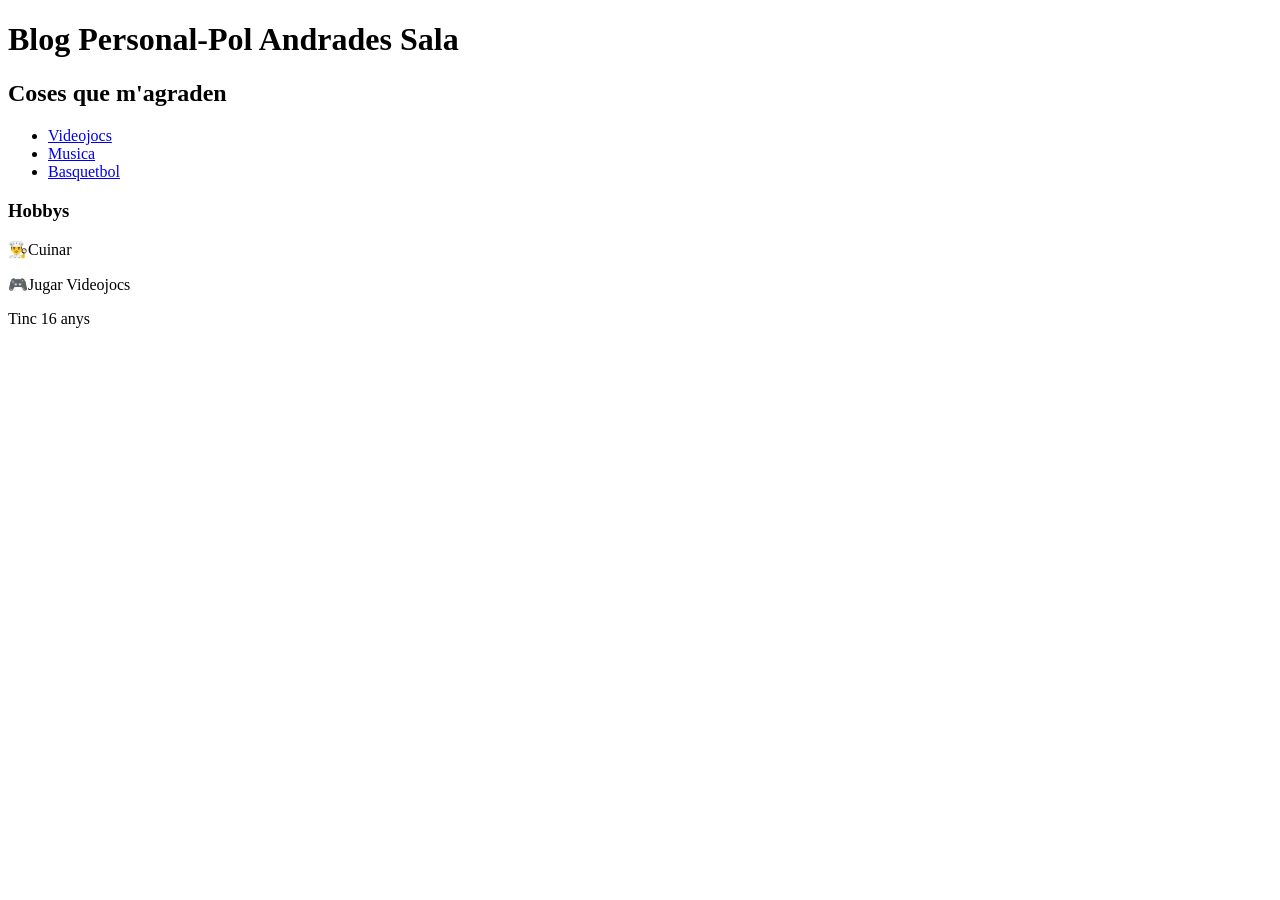
<file: 01-blog-personal/index.html>
<!DOCTYPE html>
<html lang="ca">
<head>
    <meta charset="UTF-8">
    <meta name="viewport" content="width=device-width, initial-scale=1.0">
    <title>la meva web</title>
    <meta name="description" content="aaaaaaaaaaaaa">
<link rel="shortcut icon" href="favicon.png" type="image/x-icon">
</head>
<body>
    <header>
        <h1>Blog Personal-Pol Andrades Sala</h1>
    </header>
    <main>
<h2>Coses que m'agraden</h2>
        <nav>
            <ul>
                <li><a href="https://ca.wikipedia.org/wiki/Videojoc" target="_blank" rel="noopener noreferrer">Videojocs</a></li>
                <li><a href="https://open.spotify.com/artist/3GMBcFbI21Tbi1POVBmCwb" target="_blank" rel="noopener noreferrer">Musica</a></li>
                <li><a href="https://ca.wikipedia.org/wiki/Basquetbol" target="_blank" rel="noopener noreferrer">Basquetbol</a></li>
            </ul>
        </nav>
    </main>
    <article><h3>Hobbys</h3>
    <p><span>👨‍🍳</span>Cuinar</p>
    <p><span>🎮</span>Jugar Videojocs</p>
    </article>
    <footer>
<aside><p>Tinc 16 anys</p></aside>
    </footer>
</body>
</html>
</file>
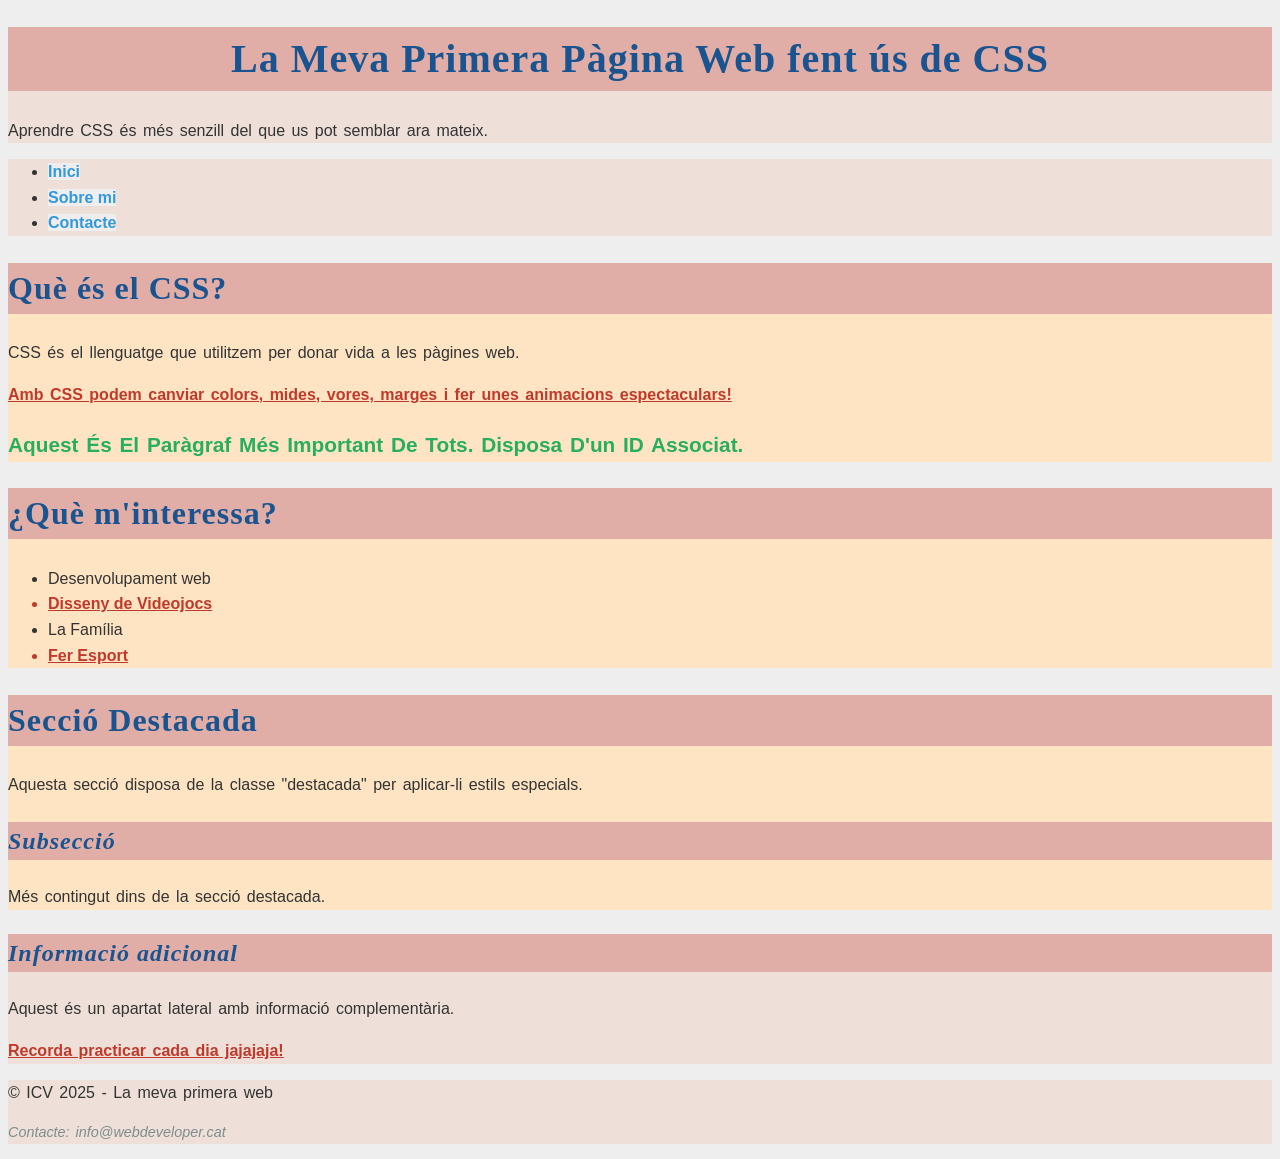
<file: 01_Basics_css/index.html>
<!DOCTYPE html>
<html lang="ca">
  <head>
    <meta charset="UTF-8">
    <meta name="viewport" content="width=device-width, initial-scale=1.0">
    <title>1 - Selectors - Bloc Exercicis CSS</title>
    <meta name="description" content="Exercicis per treballar els Selectors Bàsics de CSS">
    <meta name="author" content="Xavi Garcia">
    <link rel="stylesheet" href="./main.css">
  </head>
  <body>
    <header>
      <h1>La Meva Primera Pàgina Web fent ús de CSS</h1>
      <p>Aprendre CSS és més senzill del que us pot semblar ara mateix.</p>
    </header>
    <nav>
      <ul>
        <li><a href="#inici">Inici</a></li>
        <li><a href="#jo-mateix">Sobre mi</a></li>
        <li><a href="#contacte">Contacte</a></li>
      </ul>
    </nav>
    <main>
      <section>
        <h2>Què és el CSS?</h2>
        <p>CSS és el llenguatge que utilitzem per donar vida a les pàgines web.</p>
        <p class="important">Amb CSS podem canviar colors, mides, vores, marges i fer unes
          animacions espectaculars!</p>
        <p id="principal">Aquest és el paràgraf més important de tots. Disposa d'un ID associat.</p>
      </section>
      <section>
        <h2>¿Què m'interessa?</h2>
        <ul>
          <li>Desenvolupament web</li>
          <li class="important">Disseny de Videojocs</li>
          <li>La Família</li>
          <li class="important">Fer Esport</li>
        </ul>
      </section>
      <section class="destacada">
        <h2>Secció Destacada</h2>
        <p>Aquesta secció disposa de la classe "destacada" per aplicar-li estils especials.</p>
        <h3>Subsecció</h3>
        <p>Més contingut dins de la secció destacada.</p>
      </section>
      <aside>
        <h3>Informació adicional</h3>
        <p>Aquest és un apartat lateral amb informació complementària.</p>
        <p class="important">Recorda practicar cada dia jajajaja!</p>
      </aside>
    </main>

    <footer>
      <p>&copy; ICV 2025 - La meva primera web</p>
      <p id="contacte">Contacte: info@webdeveloper.cat</p>
    </footer>
  </body>
</html>
</file>
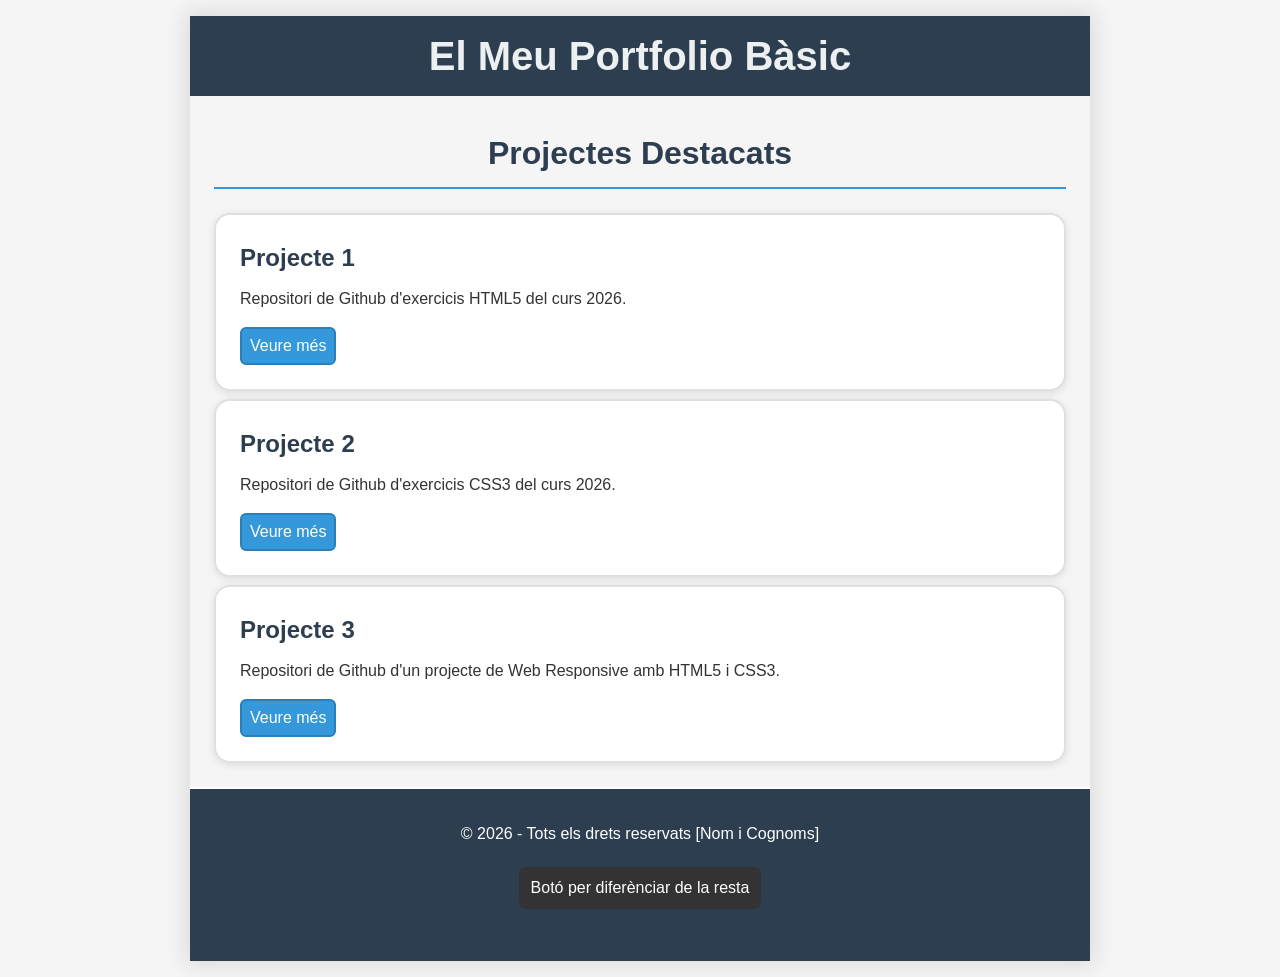
<file: 02_modelcaixa_css/index.html>
<!DOCTYPE html>
<html lang="ca">
  <head>
    <meta charset="UTF-8">
    <meta name="viewport" content="width=device-width, initial-scale=1.0">
    <title>El Meu Portfolio Bàsic</title>
    <link rel="stylesheet" href="./main.css">
  </head>
  <body>
    <div id="pagina">
      <header>
        <h1>El Meu Portfolio Bàsic</h1>
      </header>
      <main>
        <section>
          <h2>Projectes Destacats</h2>
          <div class="projecte">
            <h3>Projecte 1</h3>
            <p>Repositori de Github d'exercicis HTML5 del curs 2026.</p>
            <button class="boto-veure">Veure més</button>
          </div>
          <div class="projecte">
            <h3>Projecte 2</h3>
            <p>Repositori de Github d'exercicis CSS3 del curs 2026.</p>
            <button class="boto-veure">Veure més</button>
          </div>
          <div class="projecte">
            <h3>Projecte 3</h3>
            <p>Repositori de Github d'un projecte de Web Responsive amb HTML5 i CSS3.</p>
            <button class="boto-veure">Veure més</button>
          </div>
        </section>
      </main>
      <footer>
        <p>&copy; 2026 - Tots els drets reservats [Nom i Cognoms]</p>
        <button id="boto-unic">Botó per diferènciar de la resta</button>
      </footer>
    </div>
  </body>
</html>
</file>
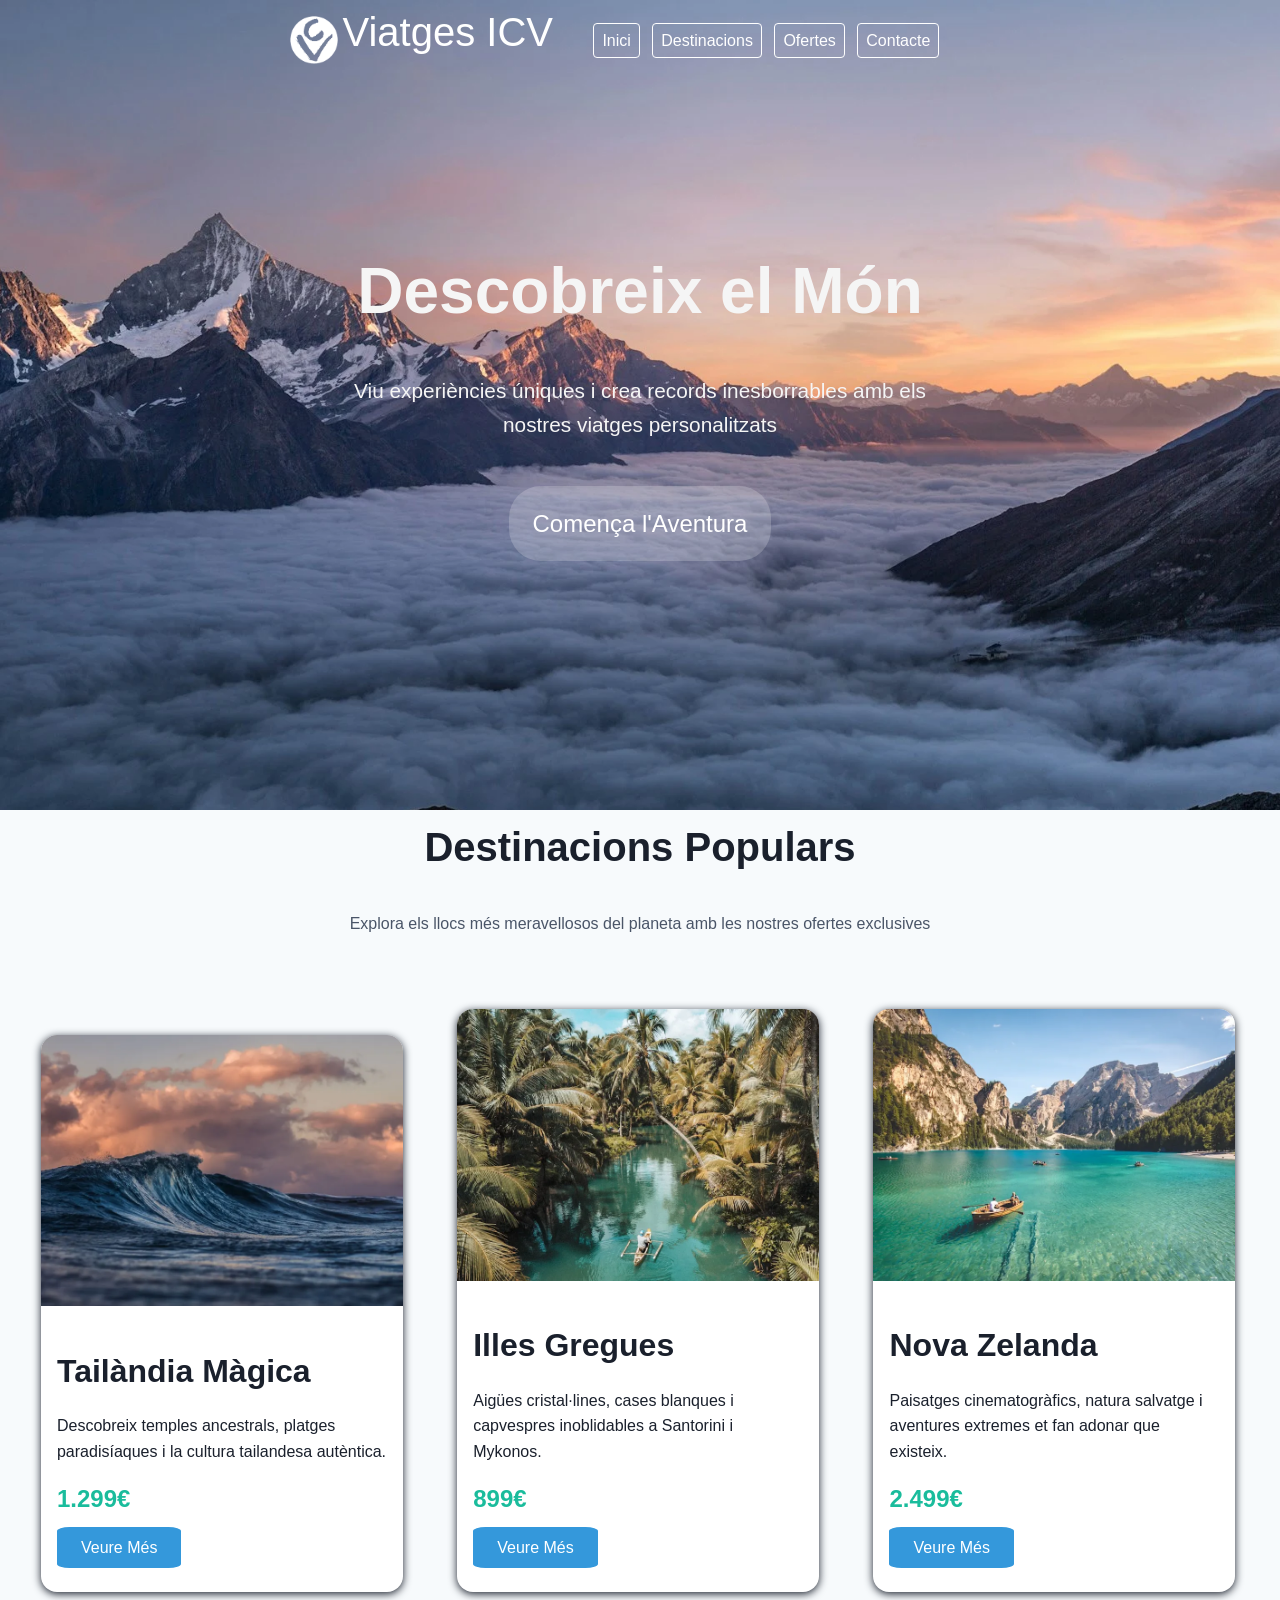
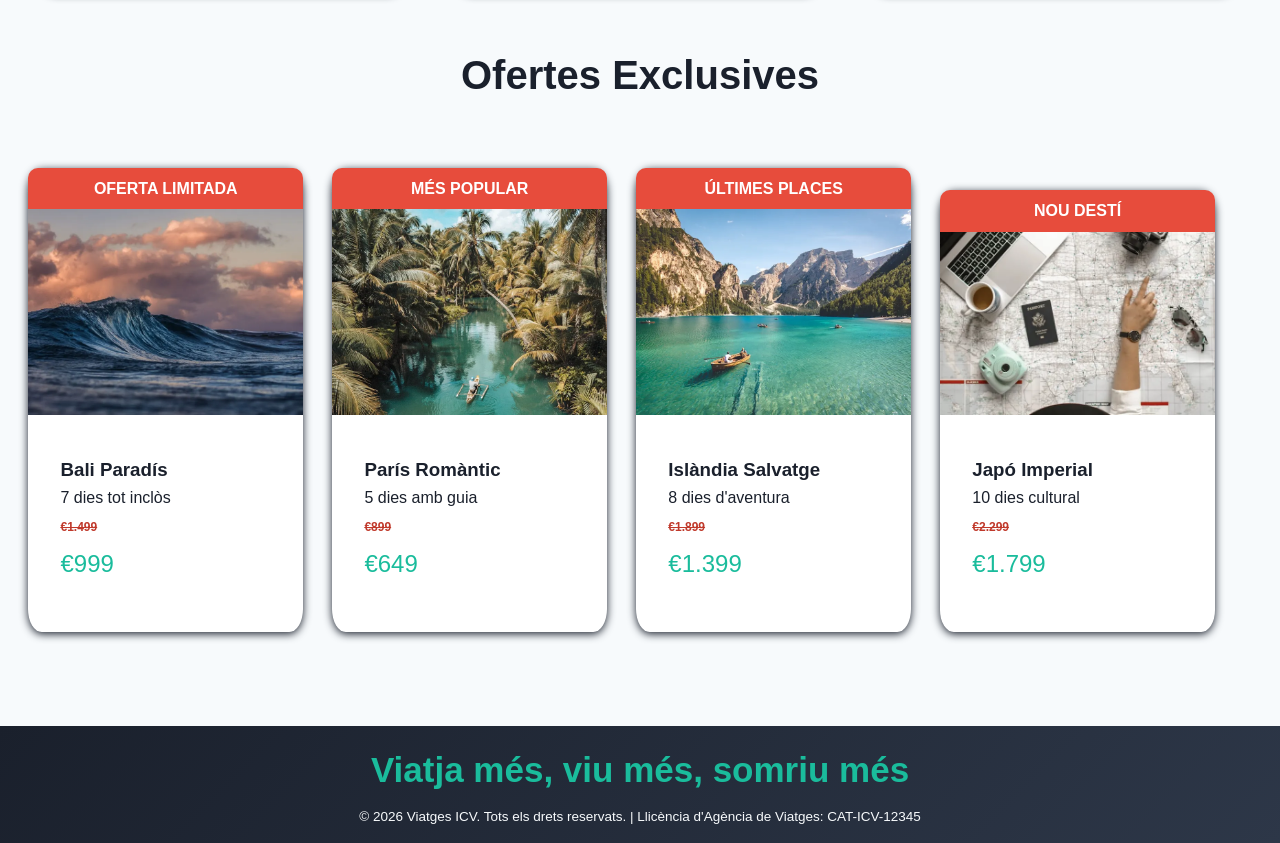
<file: 04_heroweb_css/index.html>
<!DOCTYPE html>
<html lang="ca">
  <head>
    <meta charset="UTF-8">
    <meta name="viewport" content="width=device-width, initial-scale=1.0">
    <title>Viatja Més - Descobreix el Món</title>
    <link rel="stylesheet" href="main.css">
  </head>
  <body>
    <!-- HEADER -->
    <header>
      <nav id="navegacio">
        <a href="#" class="logo">
          <img src="logo.png" alt="logo icv">
          <span>Viatges ICV</span>
        </a>
        <ul class="nav-menu">
          <li><a href="#inici">Inici</a></li>
          <li><a href="#destinacions">Destinacions</a></li>
          <li><a href="#ofertes">Ofertes</a></li>
          <li><a href="#contacte">Contacte</a></li>
        </ul>
      </nav>
    </header>

    <!-- MAIN -->
    <main>
      <!-- HERO SECTION -->
      <section class="hero" id="inici">
        <div class="hero-content">
          <h1>Descobreix el Món</h1>
          <p>Viu experiències úniques i crea records inesborrables amb els nostres viatges
            personalitzats</p>
          <a href="#destinacions" class="btn-glass">Comença l'Aventura</a>
        </div>
      </section>

      <!-- DESTINACIONS POPULARS -->
      <section id="destinacions" class="destinations">
        <div class="section-title">
          <h2>Destinacions Populars</h2>
        </div>
        <p class="section-description">Explora els llocs més meravellosos del planeta amb les
          nostres ofertes exclusives</p>

        <div class="card-container">
          <article class="travel-card">
            <img src="producte-1.webp" alt="Tailàndia">
            <div class="card-content">
              <h3>Tailàndia Màgica</h3>
              <p>Descobreix temples ancestrals, platges paradisíaques i la cultura tailandesa
                autèntica.</p>
              <div class="card-price">1.299€</div>
              <a href="#" class="btn-card">Veure Més</a>
            </div>
          </article>

          <article class="travel-card">
            <img src="producte-2.webp" alt="Illes Gregues">
            <div class="card-content">
              <h3>Illes Gregues</h3>
              <p>Aigües cristal·lines, cases blanques i capvespres inoblidables a Santorini i
                Mykonos.</p>
              <div class="card-price">899€</div>
              <a href="#" class="btn-card">Veure Més</a>
            </div>
          </article>

          <article class="travel-card">
            <img src="producte-3.webp" alt="Nova Zelanda">
            <div class="card-content">
              <h3>Nova Zelanda</h3>
              <p>Paisatges cinematogràfics, natura salvatge i aventures extremes et fan adonar que
                existeix.</p>
              <div class="card-price">2.499€</div>
              <a href="#" class="btn-card">Veure Més</a>
            </div>
          </article>
        </div>
      </section>

      <!-- OFERTES DESTACADES -->
      <section id="ofertes" class="featured-offers">
        <div class="section-title">
          <h2>Ofertes Exclusives</h2>
        </div>

        <div class="card-container">
          <article class="featured-card">
            <div class="featured-badge">Oferta Limitada</div>
            <img src="producte-1.webp" alt="Bali">
            <div class="featured-content">
              <h3>Bali Paradís</h3>
              <p>7 dies tot inclòs</p>
              <div class="featured-price">€1.499</div>
              <div class="featured-price-new">€999</div>
            </div>
          </article>

          <article class="featured-card">
            <div class="featured-badge">Més Popular</div>
            <img src="producte-2.webp" alt="París">
            <div class="featured-content">
              <h3>París Romàntic</h3>
              <p>5 dies amb guia</p>
              <div class="featured-price">€899</div>
              <div class="featured-price-new">€649</div>
            </div>
          </article>

          <article class="featured-card">
            <div class="featured-badge">Últimes Places</div>
            <img src="producte-3.webp" alt="Islàndia">
            <div class="featured-content">
              <h3>Islàndia Salvatge</h3>
              <p>8 dies d'aventura</p>
              <div class="featured-price">€1.899</div>
              <div class="featured-price-new">€1.399</div>
            </div>
          </article>

          <article class="featured-card">
            <div class="featured-badge">Nou Destí</div>
            <img src="producte-4.webp" alt="Japó">
            <div class="featured-content">
              <h3>Japó Imperial</h3>
              <p>10 dies cultural</p>
              <div class="featured-price">€2.299</div>
              <div class="featured-price-new">€1.799</div>
            </div>
          </article>
        </div>
      </section>
    </main>

    <!-- FOOTER -->
    <footer id="contacte">
      <h3>Viatja més, viu més, somriu més</h3>
      <p>&copy; 2026 Viatges ICV. Tots els drets reservats. | Llicència d'Agència de Viatges:
        CAT-ICV-12345</p>
    </footer>
  </body>
</html>
</file>
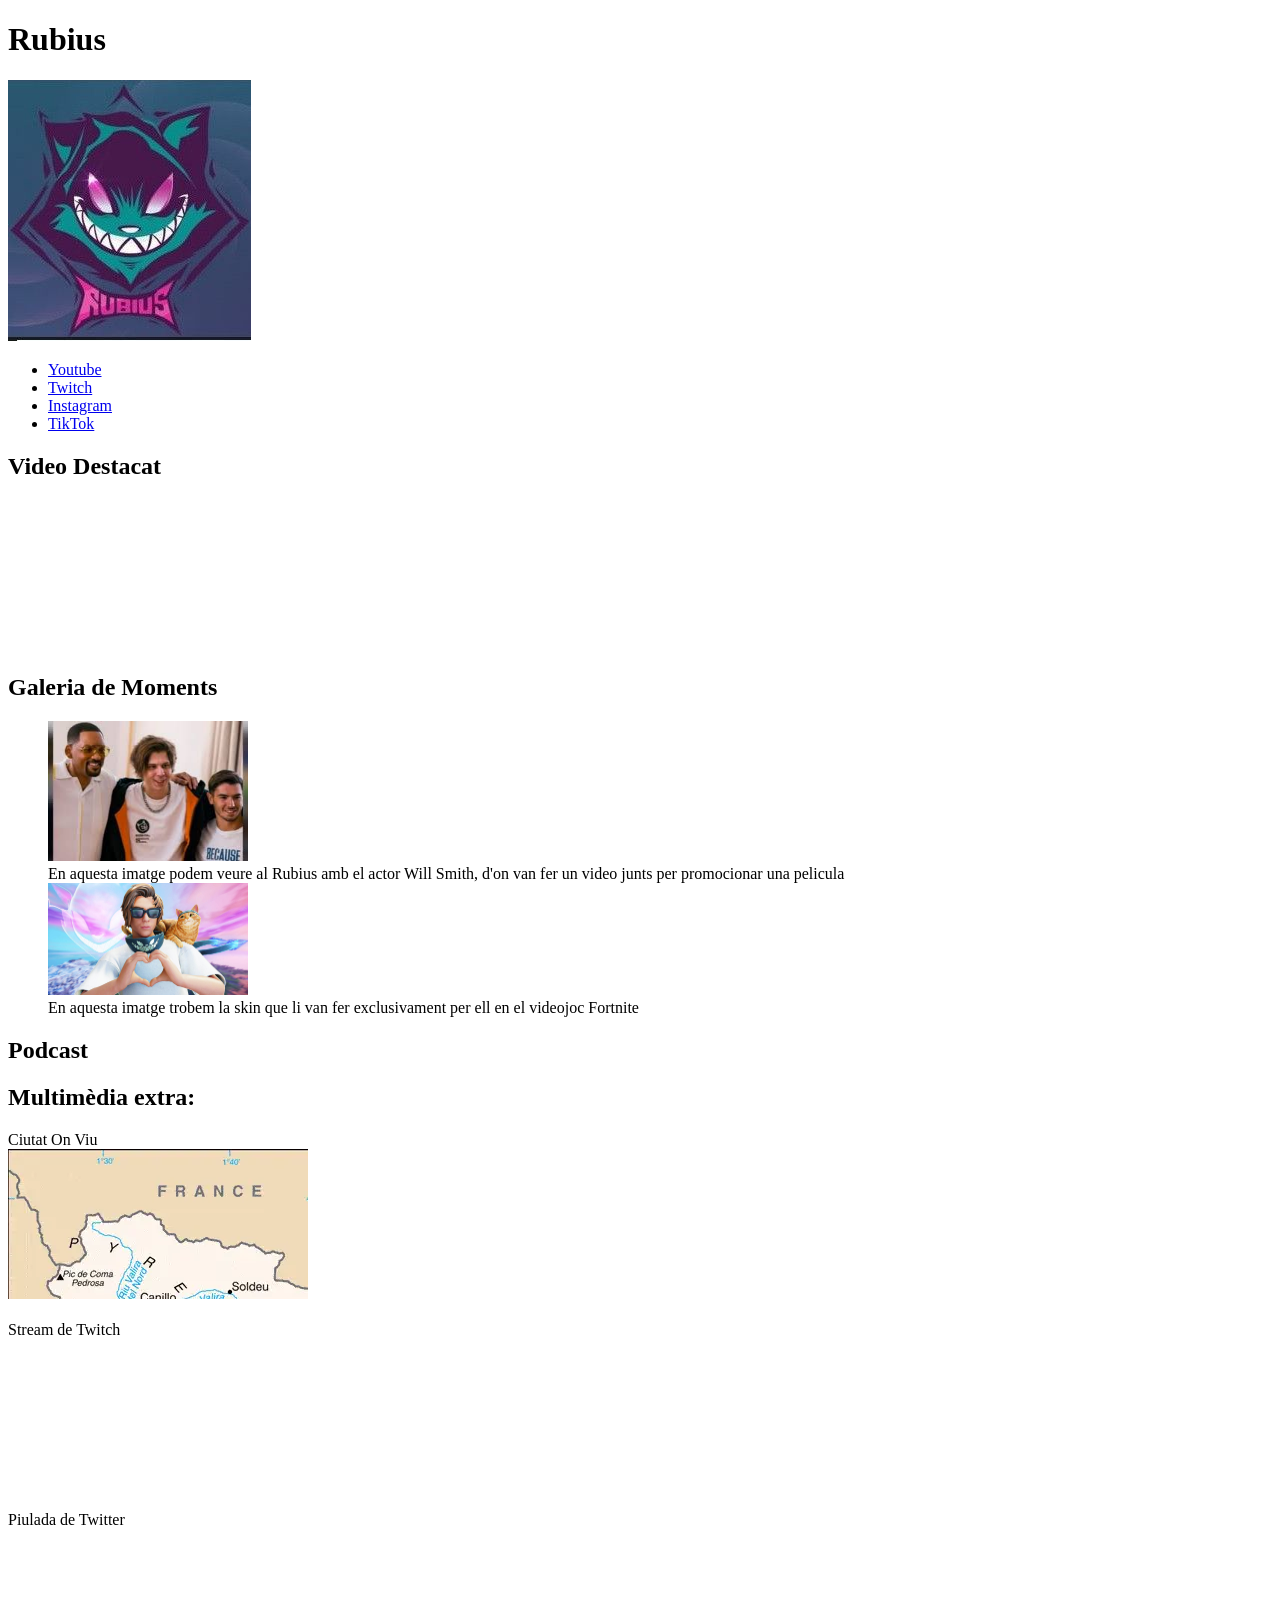
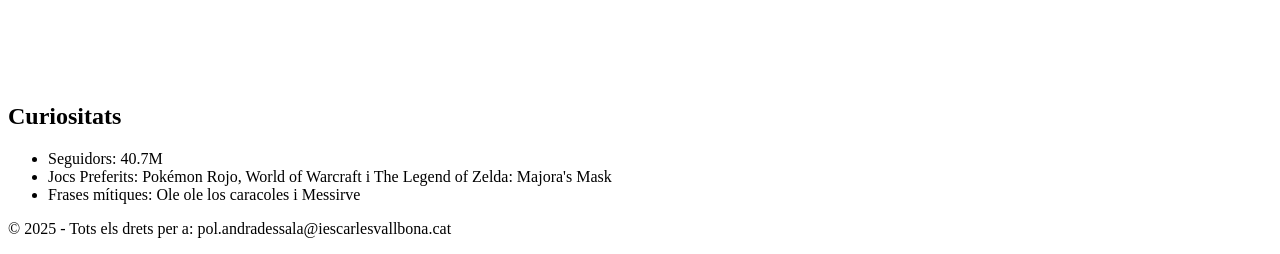
<file: 07-youtube-t'estimo/index.html>
<!DOCTYPE html>
<html lang="ca">
<head>
    <meta charset="UTF-8" />
    <title>Youtube t'estimo</title>
</head>
<body>
     <header>
    <h1>Rubius</h1>
    <img src="image.png" alt="Avatar del Rubius">
</header>


<nav>
    <ul>
        <li><a href="https://www.youtube.com/@elrubius">Youtube</a></li>
        <li><a href="https://www.twitch.tv/rubius">Twitch</a></li>
        <li><a href="https://www.instagram.com/elrubiuswtf/">Instagram</a></li>
        <li><a href="https://www.tiktok.com/@rubius?lang=ca">TikTok</a></li>
    </ul>
</nav>

<main>

<section>

<h2>Video Destacat</h2>
<iframe src="https://youtu.be/fKMZ_2JNfKE?si=A04mCWEX1ojkk8jl" frameborder="">Video destacat</iframe> 

</section>

<section>

    <h2>Galeria de Moments</h2>
    <figure>

        <img src="image copy.png" alt=""width="200">
        <figcaption>En aquesta imatge podem veure al Rubius amb el actor Will Smith, d'on van fer un video junts per promocionar una pelicula </figcaption>
        <img src="image copy 2.png" alt=""width="200">
        <figcaption>En aquesta imatge trobem la skin que li van fer exclusivament per ell en el videojoc Fortnite</figcaption>
    </figure>

</section>

<section>

    <h2>Podcast</h2>
    <audio src=""></audio>

</section>

<section>
    <h2>Multimèdia extra:</h2>
    <figcaption>Ciutat On Viu</figcaption>
    <iframe src="image copy 3.png" frameborder="0">Ciutat On Viu</iframe>
    <br>
    <br>
    <figcaption>Stream de Twitch</figcaption>
    <iframe src="https://www.twitch.tv/rubius/clip/InventiveAmorphousMangoBrainSlug-28ZgpkdEFbRanFNh" frameborder="0">Steam de Twitch</iframe>
    <br>
    <br>
    <figcaption>Piulada de Twitter</figcaption>
    <iframe src="https://x.com/Rubiu5/status/1555946995445022722" frameborder="0">Piulada de Twitter</iframe>
</section>



<aside>
    <h2>Curiositats</h2>
    <ul>
        <li>Seguidors: 40.7M </li>
        <li>Jocs Preferits: Pokémon Rojo, World of Warcraft i The Legend of Zelda: Majora's Mask
</li>
    <li>Frases mítiques: Ole ole los caracoles i Messirve </li>
    </ul>
</aside>
</main>

<footer>
    <p>&copy; 2025 - Tots els drets per a: pol.andradessala@iescarlesvallbona.cat</p>
    </footer>
</footer>
</body>
</file>
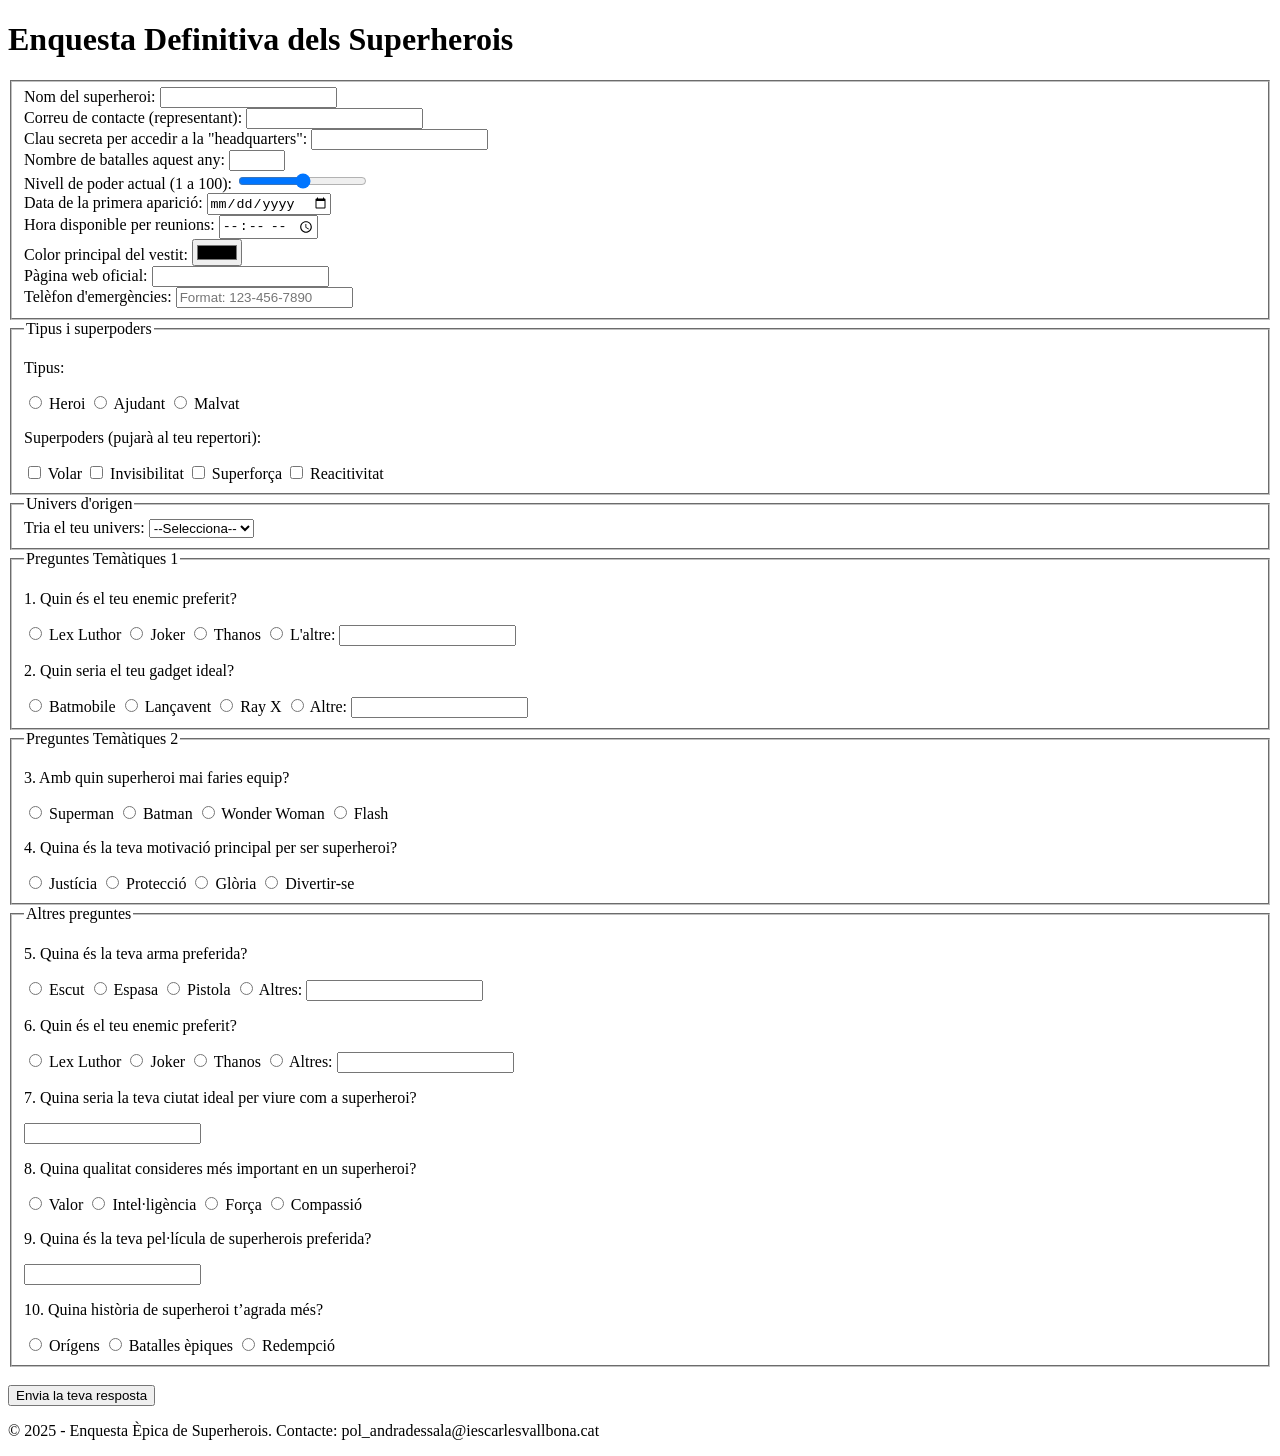
<file: 09-enquesta-definitiva/index.html>
<!DOCTYPE html>
<html lang="ca">
<head>
<meta charset="UTF-8" />
<title>Enquesta Definitiva de Superherois</title>
</head>
<body>
<header>
    <h1>Enquesta Definitiva dels Superherois</h1>
</header>

<form action="#" method="POST" enctype="multipart/form-data">

<fieldset>

<label>
    Nom del superheroi:
    <input type="text" name="nom_superheroi" required minlength="3" maxlength="50" />
</label>
<br />

<label>
    Correu de contacte (representant):
    <input type="email" name="email" required />
</label>
<br />

<label>
    Clau secreta per accedir a la "headquarters":
    <input type="password" name="clau" required minlength="6" maxlength="20" />
</label>
<br />

<label>
    Nombre de batalles aquest any:
    <input type="number" name="batalles" required min="0" max="100" />
</label>
<br />

<label>
    Nivell de poder actual (1 a 100):
    <input type="range" name="poder" min="1" max="100" required />
</label>
<br />

<label>
    Data de la primera aparició:
    <input type="date" name="primera_aparicio" required />
</label>
<br />

<label>
    Hora disponible per reunions:
    <input type="time" name="reunio" required />
</label>
<br />

<label>
    Color principal del vestit:
    <input type="color" name="color" required />
</label>
<br />

<label>
    Pàgina web oficial:
    <input type="url" name="web" required />
</label>
<br />

<label>
    Telèfon d'emergències:
    <input type="tel" name="telefon" pattern="^\d{3}-\d{3}-\d{4}$" placeholder="Format: 123-456-7890" required />
</label>
</fieldset>


<fieldset>
<legend>Tipus i superpoders</legend>

<p>Tipus: </p>
<label><input type="radio" name="tipus" value="heroi" required /> Heroi</label>
<label><input type="radio" name="tipus" value="ajudant" /> Ajudant</label>
<label><input type="radio" name="tipus" value="malvat" /> Malvat</label>

<p>Superpoders (pujarà al teu repertori):</p>
<label><input type="checkbox" name="superpoders" value="volar" /> Volar</label>
<label><input type="checkbox" name="superpoders" value="invisibilitat" /> Invisibilitat</label>
<label><input type="checkbox" name="superpoders" value="superforça" /> Superforça</label>
<label><input type="checkbox" name="superpoders" value="reativitat" /> Reacitivitat</label>
</fieldset>


<fieldset>
<legend>Univers d'origen</legend>
<label>
    Tria el teu univers:
    <select name="univers" required>
    <option value="">--Selecciona--</option>
    <option value="marvel">Marvel</option>
    <option value="dc">DC</option>
    <option value="manga">Manga</option>
    <option value="altres">Altres</option>
    </select>
</label>
</fieldset>


<fieldset>
<legend>Preguntes Temàtiques 1</legend>
<p>1. Quin és el teu enemic preferit?</p>
<label><input type="radio" name="enemic" value="lex_luthor" required /> Lex Luthor</label>
<label><input type="radio" name="enemic" value="joker" /> Joker</label>
<label><input type="radio" name="enemic" value="thanos" /> Thanos</label>
<label><input type="radio" name="enemic" value="lex_luthor" /> L'altre: <input type="text" name="enemic_altre" maxlength="50" /> </label>

<p>2. Quin seria el teu gadget ideal?</p>
<label><input type="radio" name="gadget" value="batmobile" required /> Batmobile</label>
<label><input type="radio" name="gadget" value="llançavent" /> Lançavent</label>
<label><input type="radio" name="gadget" value="x-ray" /> Ray X</label>
<label><input type="radio" name="gadget" value="altre" /> Altre: <input type="text" name="gadget_altre" maxlength="50" /> </label>
</fieldset>


<fieldset>
<legend>Preguntes Temàtiques 2</legend>
<p>3. Amb quin superheroi mai faries equip?</p>
<label><input type="radio" name="company" value="superman" required /> Superman</label>
<label><input type="radio" name="company" value="batman" /> Batman</label>
<label><input type="radio" name="company" value="wonder_woman" /> Wonder Woman</label>
<label><input type="radio" name="company" value="flash" /> Flash</label>

<p>4. Quina és la teva motivació principal per ser superheroi?</p>
<label><input type="radio" name="motivacio_super" value="justicia" required /> Justícia</label>
<label><input type="radio" name="motivacio_super" value="proteccio" /> Protecció</label>
<label><input type="radio" name="motivacio_super" value="glòria" /> Glòria</label>
<label><input type="radio" name="motivacio_super" value="divertir-se" /> Divertir-se</label>
</fieldset>


<fieldset>
<legend>Altres preguntes</legend>
<p>5. Quina és la teva arma preferida?</p>
<label><input type="radio" name="arma" value="escut" required /> Escut</label>
<label><input type="radio" name="arma" value="espasa" /> Espasa</label>
<label><input type="radio" name="arma" value="pistola" /> Pistola</label>
<label><input type="radio" name="arma" value="altres" /> Altres: <input type="text" name="arma_altre" maxlength="50" /> </label>

<p>6. Quin és el teu enemic preferit?</p>
<label><input type="radio" name="enemic" value="lex_luthor2" /> Lex Luthor</label>
<label><input type="radio" name="enemic" value="joker2" /> Joker</label>
<label><input type="radio" name="enemic" value="thanos2" /> Thanos</label>
<label><input type="radio" name="enemic" value="altres" /> Altres: <input type="text" name="enemic_altre" maxlength="50" /> </label>

<p>7. Quina seria la teva ciutat ideal per viure com a superheroi?</p>
<input type="text" name="ciutat" required minlength="3" maxlength="50" />

<p>8. Quina qualitat consideres més important en un superheroi?</p>
<label><input type="radio" name="qualitat" value="valor" required /> Valor</label>
<label><input type="radio" name="qualitat" value="intel·ligencia" /> Intel·ligència</label>
<label><input type="radio" name="qualitat" value="força" /> Força</label>
<label><input type="radio" name="qualitat" value="compassió" /> Compassió</label>

<p>9. Quina és la teva pel·lícula de superherois preferida?</p>
<input type="text" name="pelicula" required minlength="3" maxlength="50" />

<p>10. Quina història de superheroi t’agrada més?</p>
<label><input type="radio" name="historia" value="origens" required /> Orígens</label>
<label><input type="radio" name="historia" value="batalles" /> Batalles èpiques</label>
<label><input type="radio" name="historia" value="redempcio" /> Redempció</label>
</fieldset>


<br />
<button type="submit">Envia la teva resposta</button>

</form>

<footer>
<p>&copy; 2025 - Enquesta Èpica de Superherois. Contacte: pol_andradessala@iescarlesvallbona.cat</p>
</footer>
</body>
</html>
</file>
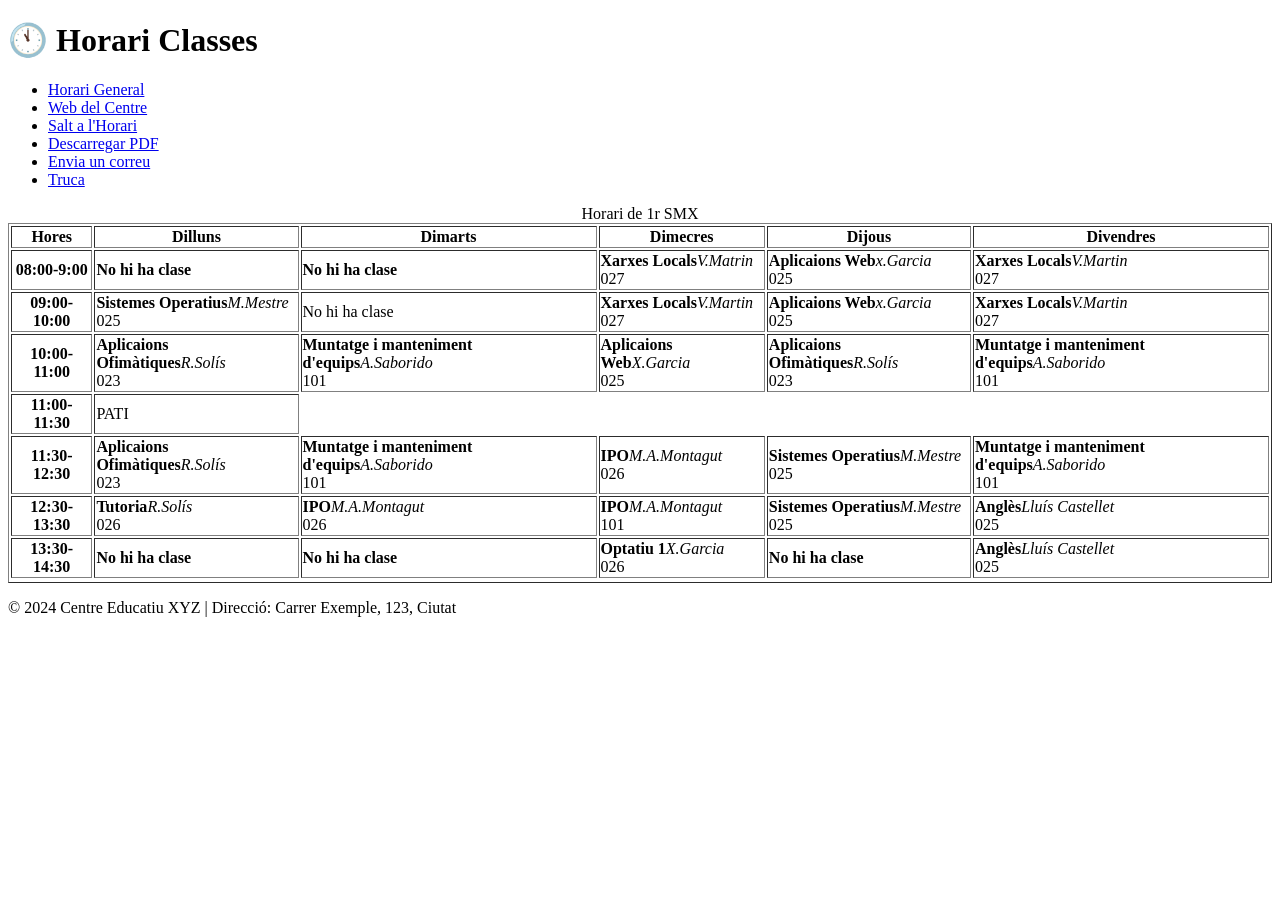
<file: 03-horari-classes.html>
<!DOCTYPE html>
<html lang="en">
<head>
    <meta charset="UTF-8">
    <meta name="viewport" content="width=device-width, initial-scale=1.0">
    <title> 🕚 Horari Classes</title>
    <meta name="description" content="Descripció general">
</head>
<body>
    <header>
    <h1>🕚 Horari Classes</h1>
    </header>
    <nav>
        <ul>
            <li><a href="horaris-general.html">Horari General</a></li>
            <li><a href="https://www.centredelweb.com" target="_blank">Web del Centre</a></li>
            <li><a href="#horari">Salt a l'Horari</a></li>
            <li><a href="/media/usuari/SMX/Assignatures/0225_Web/Bloc Exercicis HTML5 (3).odt" download="Bloc Exercicis HTML5">Descarregar PDF</a></li>
            <li><a href="mailto:xavi.garcia@icv.cat">Envia un correu</a></li>
            <li><a href="tel:+34938700000">Truca</a></li>
        </ul>
    </nav>
    <main>
        <section id="horari">
            <table border="1">
                <caption>Horari de 1r SMX</caption>
                <thead>
                    <tr>
                        <th>Hores</th>
                        <th>Dilluns</th>
                        <th>Dimarts</th>
                        <th>Dimecres</th>
                        <th>Dijous</th>
                        <th>Divendres</th>
                    </tr>
                </thead>
                <tbody>
                    <tr>
                        <th>08:00-9:00</th>
                        <td><strong>No hi ha clase</strong></td>
                        <td><strong>No hi ha clase</strong></td>
                        <td><strong>Xarxes Locals</strong><em>V.Matrin</em><br>027</td>
                        <td><strong>Aplicaions Web</strong><em>x.Garcia</em><br>025</td>
                        <td><strong>Xarxes Locals</strong><em>V.Martin</em><br>027</td>
                    </tr>
                    <tr>
                        <th>09:00-10:00</th>
                        <td><strong>Sistemes Operatius</strong><em>M.Mestre</em><br>025</td>
                        <td>No hi ha clase</td>
                        <td><strong>Xarxes Locals</strong><em>V.Martin</em><br>027</td>
                        <td><strong>Aplicaions Web</strong><em>x.Garcia</em><br>025</td>
                        <td><strong>Xarxes Locals</strong><em>V.Martin</em><br>027</td>
                    </tr>
                    <tr>
                        <th>10:00-11:00</th>
                        <td><strong>Aplicaions Ofimàtiques</strong><em>R.Solís</em><br>023</td>
                        <td><strong>Muntatge i manteniment d'equips</strong><em>A.Saborido</em><br>101</td>
                        <td><strong>Aplicaions Web</strong><em>X.Garcia</em><br>025</td>
                        <td><strong>Aplicaions Ofimàtiques</strong><em>R.Solís</em><br>023</td>
                        <td><strong>Muntatge i manteniment d'equips</strong><em>A.Saborido</em><br>101</td>
                    </tr>
                    <tr>
                        <th>11:00-11:30
                        </th>
                        <td>PATI</td>
                    </tr>
                    <tr>
                        <th>11:30-12:30</th>
                        <td><strong>Aplicaions Ofimàtiques</strong><em>R.Solís</em><br>023</td>
                        <td><strong>Muntatge i manteniment d'equips</strong><em>A.Saborido</em><br>101</td>
                        <td><strong>IPO</strong><em>M.A.Montagut</em><br>026</td>
                        <td><strong>Sistemes Operatius</strong><em>M.Mestre</em><br>025</td>
                        <td><strong>Muntatge i manteniment d'equips</strong><em>A.Saborido</em><br>101</td>
                    </tr>
                    <tr>
                        <th>12:30-13:30</th>
                        <td><strong>Tutoria</strong><em>R.Solís</em><br>026</td>
                        <td><strong>IPO</strong><em>M.A.Montagut</em><br>026</td>
                        <td><strong>IPO</strong><em>M.A.Montagut</em><br>101</td>
                        <td><strong>Sistemes Operatius</strong><em>M.Mestre</em><br>025</td>
                        <td><strong>Anglès</strong><em>Lluís Castellet</em><br>025</td>
                    </tr>
                    <tr>
                        <th>13:30-14:30</th>
                        <td><strong>No hi ha clase</strong></td>
                        <td><strong>No hi ha clase</strong></td>
                        <td><strong>Optatiu 1</strong><em>X.Garcia</em><br>026</td>
                        <td><strong>No hi ha clase</strong></td>
                        <td><strong>Anglès</strong><em>Lluís Castellet</em><br>025</td>
                    </tr>
                </tbody>
                <tfoot>
                    <tr>
                        
                    </tr>
                </tfoot>
            </table>
        </section>
    </main>

    <footer>
        <p>&copy; 2024 Centre Educatiu XYZ | Direcció: Carrer Exemple, 123, Ciutat</p>
    </footer>
</body>
</file>
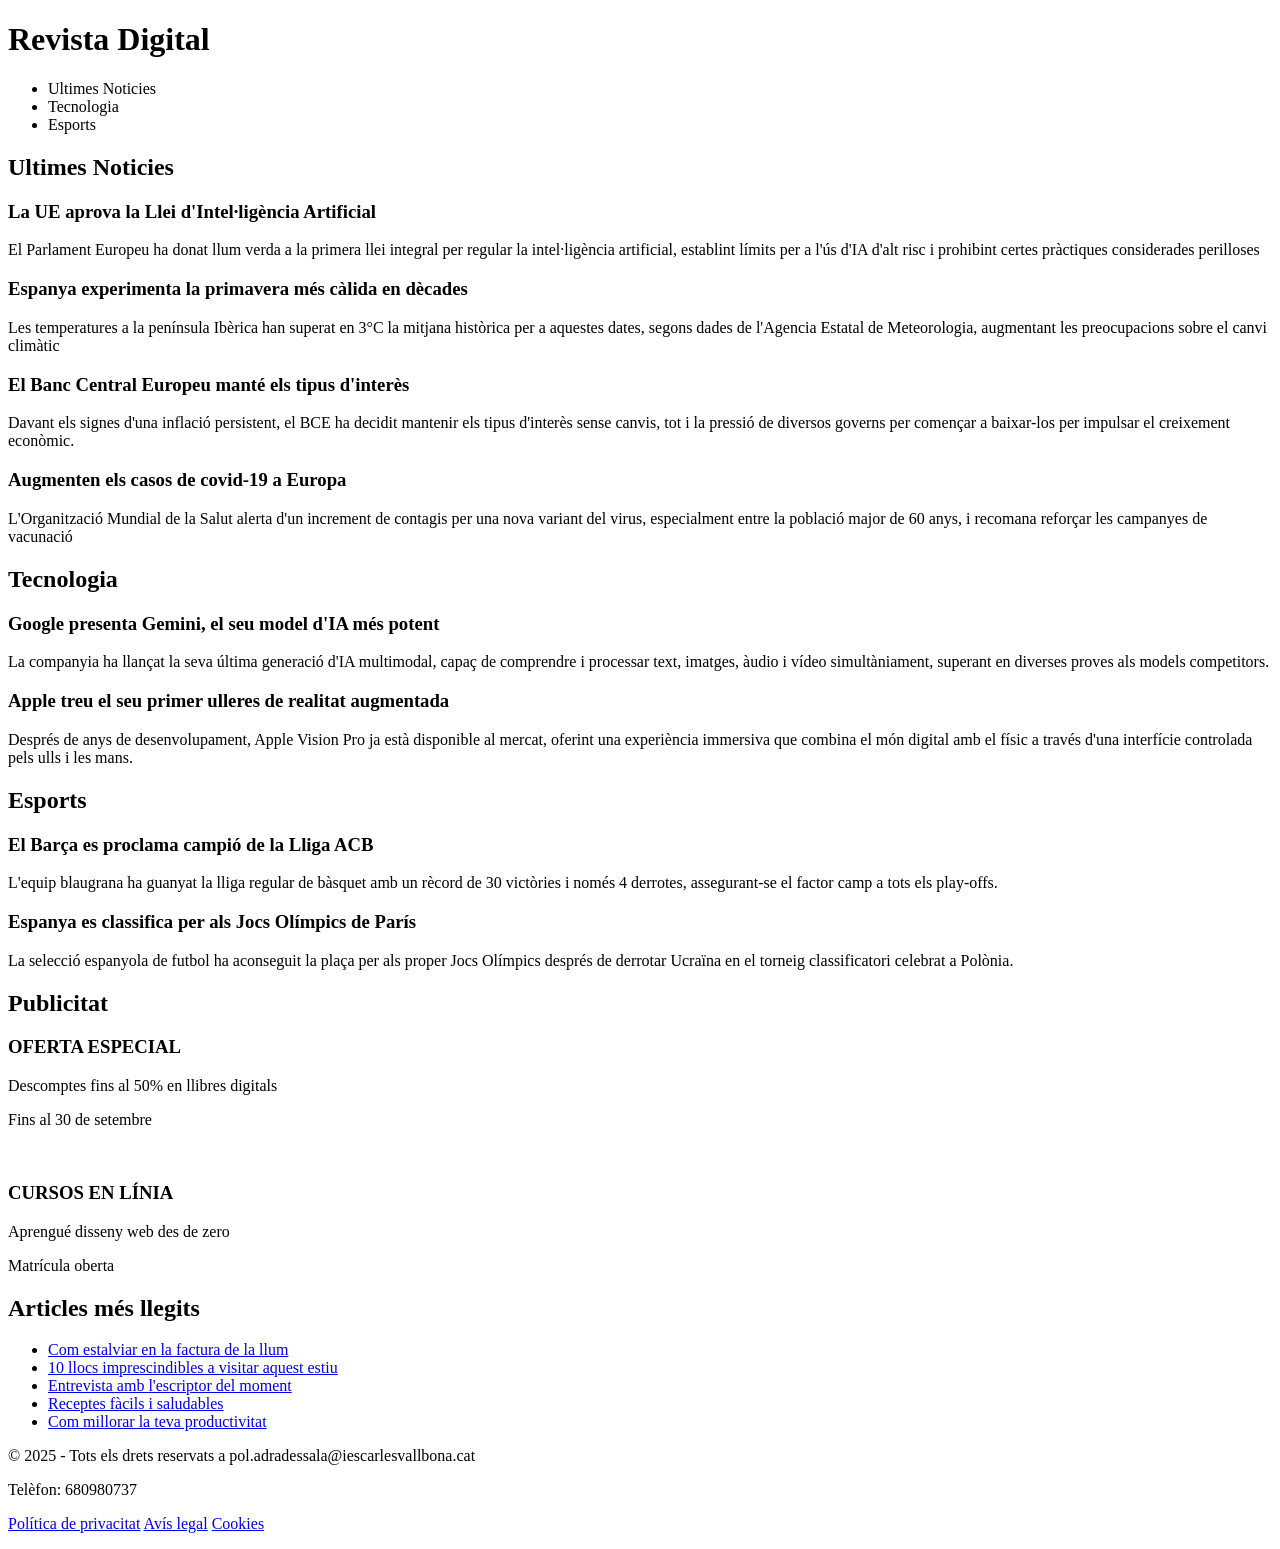
<file: 02-revista-online/1.2 La_Revista_Online.html>
<!DOCTYPE html>
<head>
<html lang="ca">
    <meta charset="UTF-8">
    <meta name="viewport" content="width=device-width, initial-scale=1.0">
    <title>la meva web</title>
    <meta name="description" content="aaaaaaaaaaaaa">
    <link rel="shortcut icon" href="favicon.png" type="image/x-icon">
</head>
<html lang="ca">

<body>
    </header>
        <h1>Revista Digital</h1>
    </header>
    <nav>

        <ul>
            <li>Ultimes Noticies</li>
            <li>Tecnologia</li>
            <li>Esports</li>
        </ul>

    </nav>
<main>

    <section>
        <h2>Ultimes Noticies</h2>
    <article>
                <h3>La UE aprova la Llei d'Intel·ligència Artificial</h3>
                <p>El Parlament Europeu ha donat llum verda a la primera llei integral per regular la intel·ligència artificial, establint límits per a l'ús d'IA d'alt risc i prohibint certes pràctiques considerades perilloses</p>
            </article>
            
            <article>
                <h3>Espanya experimenta la primavera més càlida en dècades</h3>
                <p>Les temperatures a la península Ibèrica han superat en 3°C la mitjana històrica per a aquestes dates, segons dades de l'Agencia Estatal de Meteorologia, augmentant les preocupacions sobre el canvi climàtic</p>
            </article>
            
            <article>
                <h3>El Banc Central Europeu manté els tipus d'interès</h3>
                <p>Davant els signes d'una inflació persistent, el BCE ha decidit mantenir els tipus d'interès sense canvis, tot i la pressió de diversos governs per començar a baixar-los per impulsar el creixement econòmic.</p>
            </article>
            
            <article>
                <h3>Augmenten els casos de covid-19 a Europa</h3>
                <p>L'Organització Mundial de la Salut alerta d'un increment de contagis per una nova variant del virus, especialment entre la població major de 60 anys, i recomana reforçar les campanyes de vacunació</p>
            </article>
        </section>
        
        <section>
            <h2>Tecnologia</h2>
            
            <article>
                <h3>Google presenta Gemini, el seu model d'IA més potent</h3>
                <p>La companyia ha llançat la seva última generació d'IA multimodal, capaç de comprendre i processar text, imatges, àudio i vídeo simultàniament, superant en diverses proves als models competitors.</p>
            </article>
            
            <article>
                <h3>Apple treu el seu primer ulleres de realitat augmentada</h3>
                <p>Després de anys de desenvolupament, Apple Vision Pro ja està disponible al mercat, oferint una experiència immersiva que combina el món digital amb el físic a través d'una interfície controlada pels ulls i les mans.</p>
            </article>
        </section>
        
        <section>
            <h2>Esports</h2>
            
            <article>
                <h3>El Barça es proclama campió de la Lliga ACB</h3>
                <p>L'equip blaugrana ha guanyat la lliga regular de bàsquet amb un rècord de 30 victòries i només 4 derrotes, assegurant-se el factor camp a tots els play-offs.</p>
            </article>
            
            <article>
                <h3>Espanya es classifica per als Jocs Olímpics de París</h3>
                <p>La selecció espanyola de futbol ha aconseguit la plaça per als proper Jocs Olímpics després de derrotar Ucraïna en el torneig classificatori celebrat a Polònia.</p>
            </article>
        </section>
    </main>
    
    <aside>

        <section>
            <h2>Publicitat</h2>

                <h3>OFERTA ESPECIAL</h3>
                <p>Descomptes fins al 50% en llibres digitals</p>
                <p>Fins al 30 de setembre</p>
            </div>
            <br>
                <h3>CURSOS EN LÍNIA</h3>
                <p>Aprengué disseny web des de zero</p>
                <p>Matrícula oberta</p>
            </div>
        </section>
        
        <section>
            <h2>Articles més llegits</h2>
            <ul>
                <li><a href="#">Com estalviar en la factura de la llum</a></li>
                <li><a href="#">10 llocs imprescindibles a visitar aquest estiu</a></li>
                <li><a href="#">Entrevista amb l'escriptor del moment</a></li>
                <li><a href="#">Receptes fàcils i saludables</a></li>
                <li><a href="#">Com millorar la teva productivitat</a></li>
            </ul>
        </section>
    </aside>
    

    <footer>
        <p>&copy; 2025 - Tots els drets reservats a pol.adradessala@iescarlesvallbona.cat</p>
        <p> Telèfon: 680980737</p>
        <p>
            <a href="#" >Política de privacitat</a> 
            <a href="#" >Avís legal</a> 
            <a href="#" >Cookies</a>
        </p>
    </footer>
</body>
</html>
</file>
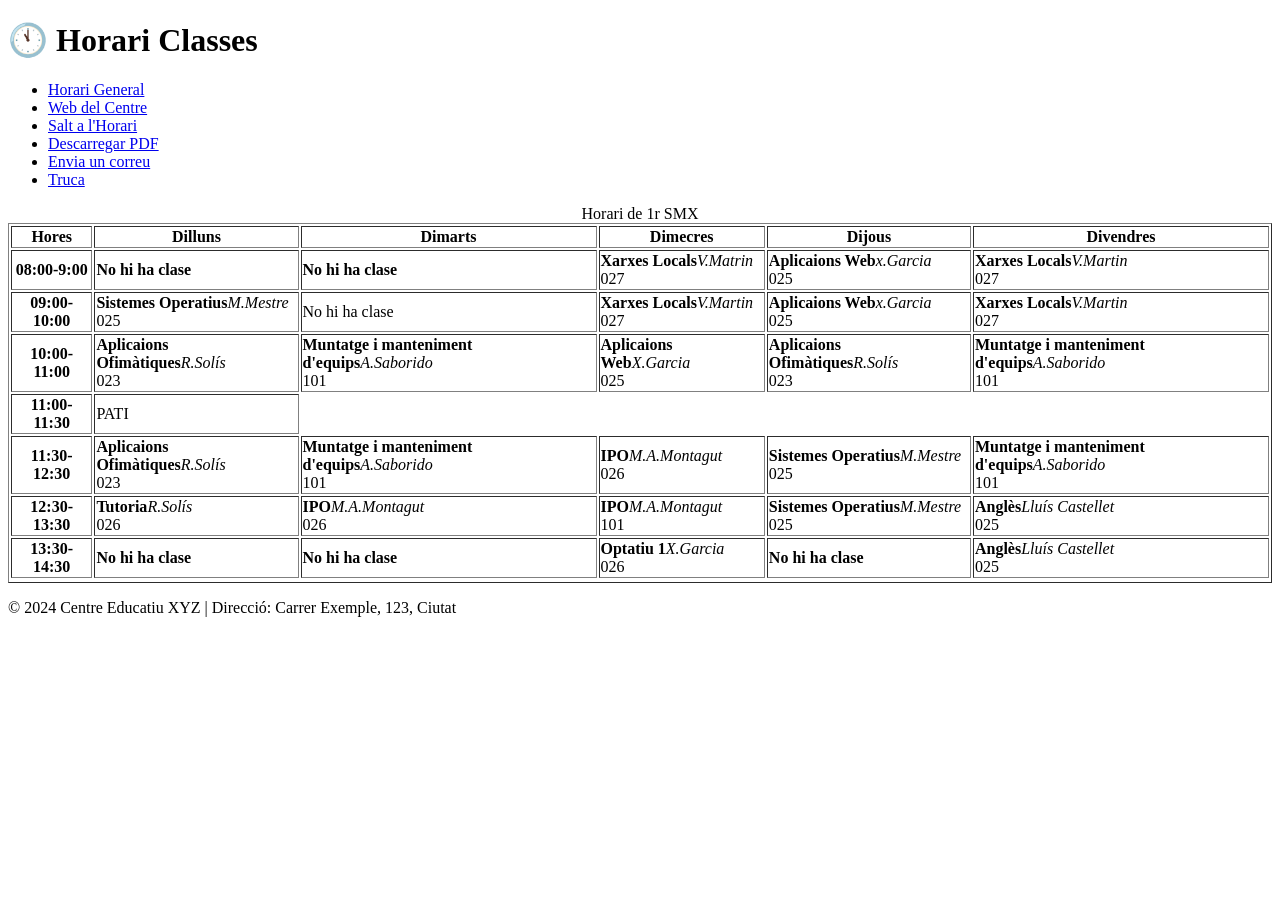
<file: 03-horari-classes/Horari_classes.html>
<!DOCTYPE html>
<html lang="en">
<head>
    <meta charset="UTF-8">
    <meta name="viewport" content="width=device-width, initial-scale=1.0">
    <title> 🕚 Horari Classes</title>
    <meta name="description" content="Descripció general">
</head>
<body>
    <header>
    <h1>🕚 Horari Classes</h1>
    </header>
    <nav>
        <ul>
            <li><a href="horaris-general.html">Horari General</a></li>
            <li><a href="https://www.centredelweb.com" target="_blank">Web del Centre</a></li>
            <li><a href="#horari">Salt a l'Horari</a></li>
            <li><a href="/media/usuari/SMX/Assignatures/0225_Web/Bloc Exercicis HTML5 (3).odt" download="Bloc Exercicis HTML5">Descarregar PDF</a></li>
            <li><a href="mailto:xavi.garcia@icv.cat">Envia un correu</a></li>
            <li><a href="tel:+34938700000">Truca</a></li>
        </ul>
    </nav>
    <main>
        <section id="horari">
            <table border="1">
                <caption>Horari de 1r SMX</caption>
                <thead>
                    <tr>
                        <th>Hores</th>
                        <th>Dilluns</th>
                        <th>Dimarts</th>
                        <th>Dimecres</th>
                        <th>Dijous</th>
                        <th>Divendres</th>
                    </tr>
                </thead>
                <tbody>
                    <tr>
                        <th>08:00-9:00</th>
                        <td><strong>No hi ha clase</strong></td>
                        <td><strong>No hi ha clase</strong></td>
                        <td><strong>Xarxes Locals</strong><em>V.Matrin</em><br>027</td>
                        <td><strong>Aplicaions Web</strong><em>x.Garcia</em><br>025</td>
                        <td><strong>Xarxes Locals</strong><em>V.Martin</em><br>027</td>
                    </tr>
                    <tr>
                        <th>09:00-10:00</th>
                        <td><strong>Sistemes Operatius</strong><em>M.Mestre</em><br>025</td>
                        <td>No hi ha clase</td>
                        <td><strong>Xarxes Locals</strong><em>V.Martin</em><br>027</td>
                        <td><strong>Aplicaions Web</strong><em>x.Garcia</em><br>025</td>
                        <td><strong>Xarxes Locals</strong><em>V.Martin</em><br>027</td>
                    </tr>
                    <tr>
                        <th>10:00-11:00</th>
                        <td><strong>Aplicaions Ofimàtiques</strong><em>R.Solís</em><br>023</td>
                        <td><strong>Muntatge i manteniment d'equips</strong><em>A.Saborido</em><br>101</td>
                        <td><strong>Aplicaions Web</strong><em>X.Garcia</em><br>025</td>
                        <td><strong>Aplicaions Ofimàtiques</strong><em>R.Solís</em><br>023</td>
                        <td><strong>Muntatge i manteniment d'equips</strong><em>A.Saborido</em><br>101</td>
                    </tr>
                    <tr>
                        <th>11:00-11:30
                        </th>
                        <td>PATI</td>
                    </tr>
                    <tr>
                        <th>11:30-12:30</th>
                        <td><strong>Aplicaions Ofimàtiques</strong><em>R.Solís</em><br>023</td>
                        <td><strong>Muntatge i manteniment d'equips</strong><em>A.Saborido</em><br>101</td>
                        <td><strong>IPO</strong><em>M.A.Montagut</em><br>026</td>
                        <td><strong>Sistemes Operatius</strong><em>M.Mestre</em><br>025</td>
                        <td><strong>Muntatge i manteniment d'equips</strong><em>A.Saborido</em><br>101</td>
                    </tr>
                    <tr>
                        <th>12:30-13:30</th>
                        <td><strong>Tutoria</strong><em>R.Solís</em><br>026</td>
                        <td><strong>IPO</strong><em>M.A.Montagut</em><br>026</td>
                        <td><strong>IPO</strong><em>M.A.Montagut</em><br>101</td>
                        <td><strong>Sistemes Operatius</strong><em>M.Mestre</em><br>025</td>
                        <td><strong>Anglès</strong><em>Lluís Castellet</em><br>025</td>
                    </tr>
                    <tr>
                        <th>13:30-14:30</th>
                        <td><strong>No hi ha clase</strong></td>
                        <td><strong>No hi ha clase</strong></td>
                        <td><strong>Optatiu 1</strong><em>X.Garcia</em><br>026</td>
                        <td><strong>No hi ha clase</strong></td>
                        <td><strong>Anglès</strong><em>Lluís Castellet</em><br>025</td>
                    </tr>
                </tbody>
                <tfoot>
                    <tr>
                        
                    </tr>
                </tfoot>
            </table>
        </section>
    </main>

    <footer>
        <p>&copy; 2024 Centre Educatiu XYZ | Direcció: Carrer Exemple, 123, Ciutat</p>
    </footer>
</body>
</file>
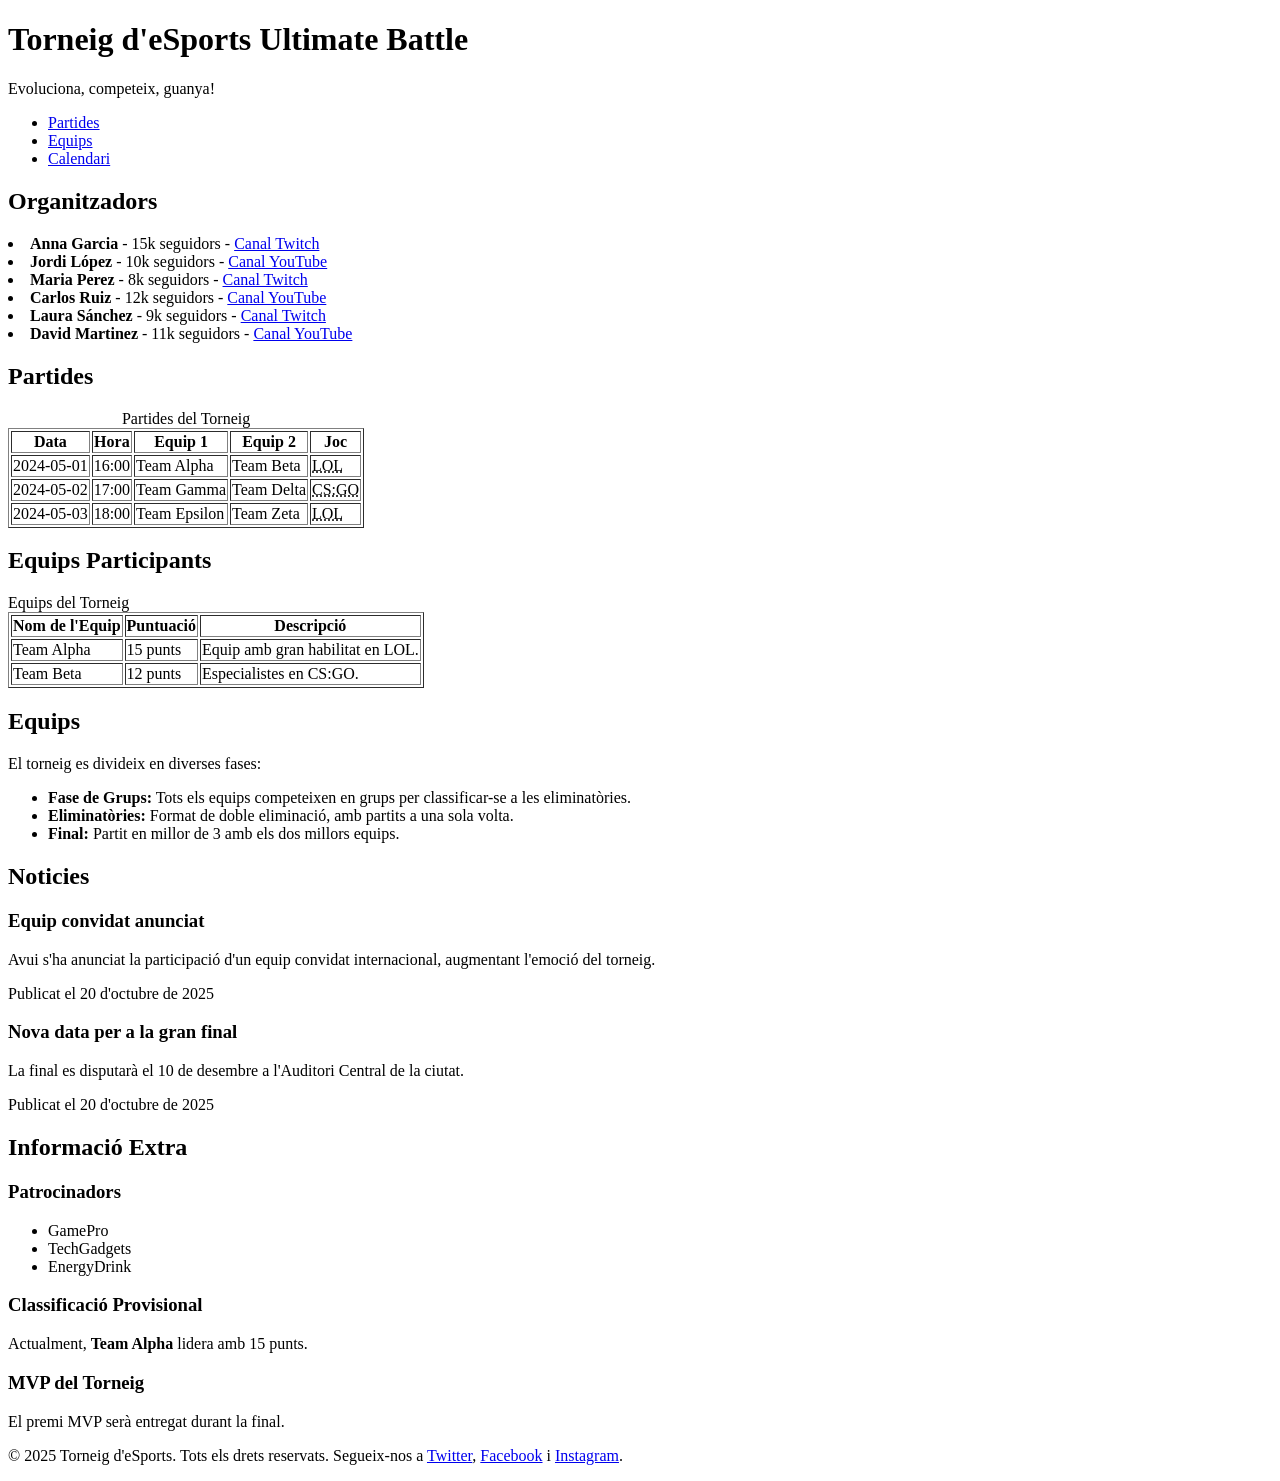
<file: 04-torneig-esports/1.3 Torneig_esports.html>
<!DOCTYPE html>
<html lang="ca">
<head>
    <meta charset="UTF-8" />
    <title>Torneig d'eSports</title>
</head>
<body>
    <header>
        <h1>Torneig d'eSports Ultimate Battle</h1>
        <p>Evoluciona, competeix, guanya!</p>
    </header>

    <nav>
        <ul>
            <li><a href="partides.html">Partides</a></li>
            <li><a href="equips.html">Equips</a></li>
            <li><a href="calendari.html">Calendari</a></li>
        </ul>
    </nav>

    <main>
        <section>
            <h2>Organitzadors</h2
                <ul>
                    <li>
                        <strong>Anna Garcia</strong> - 15k seguidors - 
                        <a href="https://twitch.tv/AnnaG" target="_blank">Canal Twitch</a>
                    </li>
                    <li>
                        <strong>Jordi López</strong> - 10k seguidors - 
                        <a href="https://youtube.com/JordiL" target="_blank">Canal YouTube</a>
                    </li>
                    <li>
                        <strong>Maria Perez</strong> - 8k seguidors - 
                        <a href="https://twitch.tv/MariaP" target="_blank">Canal Twitch</a>
                    </li>
                    <li>
                        <strong>Carlos Ruiz</strong> - 12k seguidors - 
                        <a href="https://youtube.com/CarlosR" target="_blank">Canal YouTube</a>
                    </li>
                    <li>
                        <strong>Laura Sánchez</strong> - 9k seguidors - 
                        <a href="https://twitch.tv/LauraS" target="_blank">Canal Twitch</a>
                    </li>
                    <li>
                        <strong>David Martinez</strong> - 11k seguidors - 
                        <a href="https://youtube.com/DavidM" target="_blank">Canal YouTube</a>
                    </li>
                </ul>
            </details>
        </section>

        <section>
            <h2>Partides</h2>
            <table border="1">
                <caption>Partides del Torneig</caption>
                <thead>
                    <tr>
                        <th>Data</th>
                        <th>Hora</th>
                        <th>Equip 1</th>
                        <th>Equip 2</th>
                        <th>Joc</th>
                    </tr>
                </thead>
                <tbody>
                    <tr>
                        <td>2024-05-01</td>
                        <td>16:00</td>
                        <td>Team Alpha</td>
                        <td>Team Beta</td>
                        <td><abbr title="League of Legends">LOL</abbr></td>
                    </tr>
                    <tr>
                        <td>2024-05-02</td>
                        <td>17:00</td>
                        <td>Team Gamma</td>
                        <td>Team Delta</td>
                        <td><abbr title="Counter-Strike: Global Offensive">CS:GO</abbr></td>
                    </tr>
                    <tr>
                        <td>2024-05-03</td>
                        <td>18:00</td>
                        <td>Team Epsilon</td>
                        <td>Team Zeta</td>
                        <td><abbr title="League of Legends">LOL</abbr></td>
                    </tr>
                </tbody>
            </table>
        </section>

        <section>
            <h2>Equips Participants</h2>
            <table border="1"
                <caption>Equips del Torneig</caption>
                <thead>
                    <tr>
                        <th>Nom de l'Equip</th>
                        <th>Puntuació</th>
                        <th>Descripció</th>
                    </tr>
                </thead>
                <tbody>
                    <tr>
                        <td>Team Alpha</td>
                        <td>15 punts</td>
                        <td>
                            Equip amb gran habilitat en LOL.
                        </td>
                    </tr>
                    <tr>
                        <td>Team Beta</td>
                        <td>12 punts</td>
                        <td>
                            Especialistes en CS:GO.
                        </td>
                    </tr>
                </tbody>
            </table>
        </section>

        <section>
            <h2>Equips</h2>
            <p>El torneig es divideix en diverses fases:</p>
            <ul>
                <li><strong>Fase de Grups:</strong> Tots els equips competeixen en grups per classificar-se a les eliminatòries.</li>
                <li><strong>Eliminatòries:</strong> Format de doble eliminació, amb partits a una sola volta.</li>
                <li><strong>Final:</strong> Partit en millor de 3 amb els dos millors equips.</li>
            </ul>
        </section>

        <section>
            <h2>Noticies</h2>
            <article>
                <header>
                    <h3>Equip convidat anunciat</h3>
                </header>
                <p>Avui s'ha anunciat la participació d'un equip convidat internacional, augmentant l'emoció del torneig.</p>
                <footer>
                    <p>Publicat el <time datetime="2025-10-20">20 d'octubre de 2025</time></p>
                </footer>
            </article>
            <article>
                <header>
                    <h3>Nova data per a la gran final</h3>
                </header>
                <p>La final es disputarà el 10 de desembre a l'Auditori Central de la ciutat.</p>
                <footer>
                    <p>Publicat el <time datetime="2025-10-20">20 d'octubre de 2025</time></p>
                </footer>
            </article>
        </section>
    </main>

    <aside>
        <h2>Informació Extra</h2>
        <section>
            <h3>Patrocinadors</h3>
            <ul>
                <li>GamePro</li>
                <li>TechGadgets</li>
                <li>EnergyDrink</li>
            </ul>
        </section>
        <section>
            <h3>Classificació Provisional</h3>
            <p>Actualment, <strong>Team Alpha</strong> lidera amb 15 punts.</p>
        </section>
        <section>
            <h3>MVP del Torneig</h3>
            <p>El premi MVP serà entregat durant la final.</p>
        </section>
    </aside>

    <footer>
        <p>&copy; 2025 Torneig d'eSports. Tots els drets reservats. Segueix-nos a 
            <a href="#">Twitter</a>, <a href="#">Facebook</a> i <a href="#">Instagram</a>.
        </p>
    </footer>
</body>
</html>
</file>
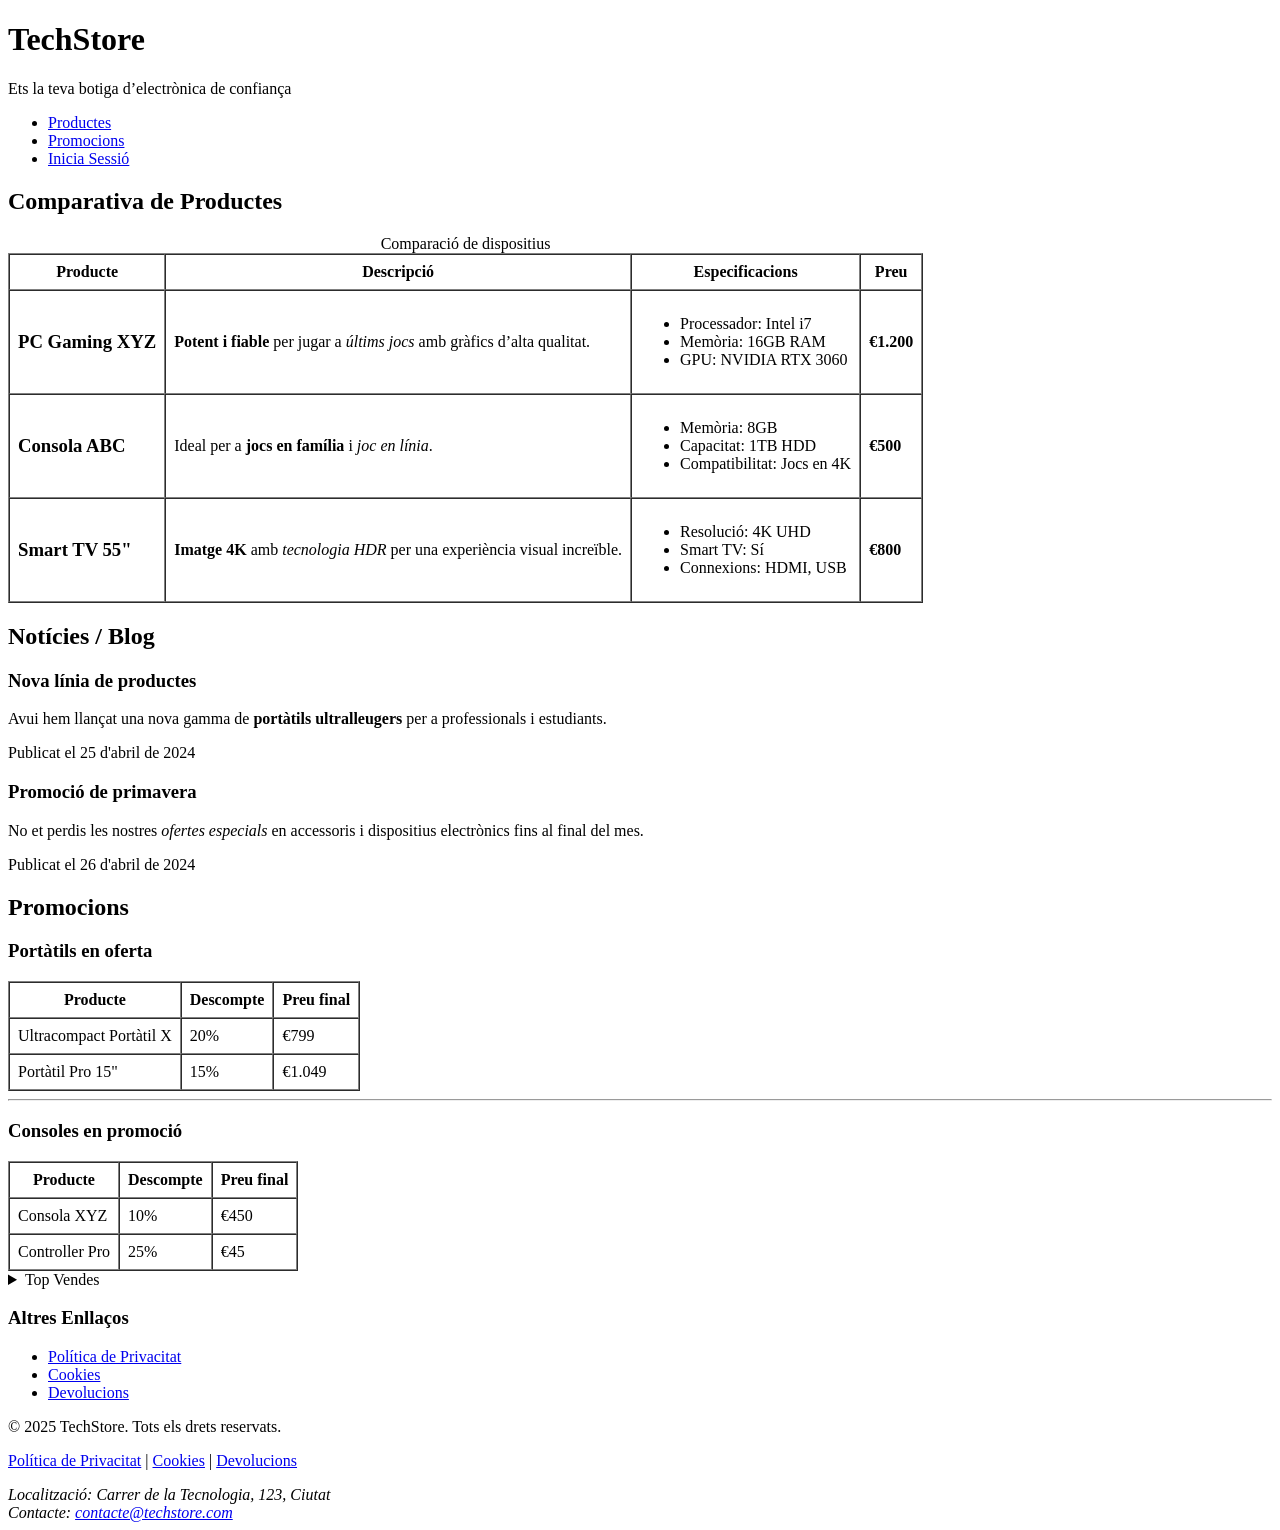
<file: 05-icv-components/icv_component.html>
<!DOCTYPE html>
<html lang="ca">
<head>
    <meta charset="UTF-8" />
    <title>TechStore - La teva botiga d’electrònica</title>
</head>
<body>
    <header>
        <h1>TechStore</h1>
        <p>Ets la teva botiga d’electrònica de confiança</p>
    </header>

    <nav>
        <ul>
            <li><a href="#productes">Productes</a></li>
            <li><a href="#promocions">Promocions</a></li>
            <li><a href="login.html">Inicia Sessió</a></li>
        </ul>
    </nav>

    <main>
        <section id="productes">
            <h2>Comparativa de Productes</h2>
            <table border="1" cellpadding="8" cellspacing="0">
                <caption>Comparació de dispositius</caption>
                <thead>
                    <tr>
                        <th>Producte</th>
                        <th>Descripció</th>
                        <th>Especificacions</th>
                        <th>Preu</th>
                    </tr>
                </thead>
                <tbody>
                    <tr>
                        <td>
                            <h3>PC Gaming XYZ</h3>
                        </td>
                        <td>
                            <p><strong>Potent i fiable</strong> per jugar a <em>últims jocs</em> amb gràfics d’alta qualitat.</p>
                        </td>
                        <td>
                            <ul>
                                <li>Processador: Intel i7</li>
                                <li>Memòria: 16GB RAM</li>
                                <li>GPU: NVIDIA RTX 3060</li>
                            </ul>
                        </td>
                        <td><h4>€1.200</h4></td>
                    </tr>
                    <tr>
                        <td>
                            <h3>Consola ABC</h3>
                        </td>
                        <td>
                            <p>Ideal per a <strong>jocs en família</strong> i <em>joc en línia</em>.</p>
                        </td>
                        <td>
                            <ul>
                                <li>Memòria: 8GB</li>
                                <li>Capacitat: 1TB HDD</li>
                                <li>Compatibilitat: Jocs en 4K</li>
                            </ul>
                        </td>
                        <td><h4>€500</h4></td>
                    </tr>
                    <tr>
                        <td>
                            <h3>Smart TV 55"</h3>
                        </td>
                        <td>
                            <p><strong>Imatge 4K</strong> amb <em>tecnologia HDR</em> per una experiència visual increïble.</p>
                        </td>
                        <td>
                            <ul>
                                <li>Resolució: 4K UHD</li>
                                <li>Smart TV: Sí</li>
                                <li>Connexions: HDMI, USB</li>
                            </ul>
                        </td>
                        <td><h4>€800</h4></td>
                    </tr>
                </tbody>
            </table>
        </section>

        <section id="noticies">
            <h2>Notícies / Blog</h2>
            <article>
                <header>
                    <h3>Nova línia de productes</h3>
                </header>
                <p>Avui hem llançat una nova gamma de <strong>portàtils ultralleugers</strong> per a professionals i estudiants.</p>
                <footer>
                    <p>Publicat el <time datetime="2024-04-25">25 d'abril de 2024</time></p>
                </footer>
            </article>
            <article>
                <header>
                    <h3>Promoció de primavera</h3>
                </header>
                <p>No et perdis les nostres <em>ofertes especials</em> en accessoris i dispositius electrònics fins al final del mes.</p>
                <footer>
                    <p>Publicat el <time datetime="2024-04-26">26 d'abril de 2024</time></p>
                </footer>
            </article>
        </section>

        <section id="promocions">
            <h2>Promocions</h2>
            <h3>Portàtils en oferta</h3>
            <table border="1" cellpadding="8" cellspacing="0">
                <thead>
                    <tr>
                        <th>Producte</th>
                        <th>Descompte</th>
                        <th>Preu final</th>
                    </tr>
                </thead>
                <tbody>
                    <tr>
                        <td>Ultracompact Portàtil X</td>
                        <td>20%</td>
                        <td>€799</td>
                    </tr>
                    <tr>
                        <td>Portàtil Pro 15"</td>
                        <td>15%</td>
                        <td>€1.049</td>
                    </tr>
                </tbody>
            </table>
            <hr>
            <h3>Consoles en promoció</h3>
            <table border="1" cellpadding="8" cellspacing="0">
                <thead>
                    <tr>
                        <th>Producte</th>
                        <th>Descompte</th>
                        <th>Preu final</th>
                    </tr>
                </thead>
                <tbody>
                    <tr>
                        <td>Consola XYZ</td>
                        <td>10%</td>
                        <td>€450</td>
                    </tr>
                    <tr>
                        <td>Controller Pro</td>
                        <td>25%</td>
                        <td>€45</td>
                    </tr>
                </tbody>
            </table>
        </section>
    </main>

    <aside>
        <details>
            <summary>Top Vendes</summary>
            <ul>
                <li><a href="producte1.html">Portàtil Ultralleuger</a></li>
                <li><a href="producte2.html">Smartphone 5G</a></li>
                <li><a href="producte3.html">Auricular sense fils</a></li>
            </ul>
        </details>
        <h3>Altres Enllaços</h3>
        <ul>
            <li><a href="politiques.html#privacitat">Política de Privacitat</a></li>
            <li><a href="cookies.html">Cookies</a></li>
            <li><a href="devolucions.html">Devolucions</a></li>
        </ul>
    </aside>

    <footer>
        <p>&copy; 2025 TechStore. Tots els drets reservats.</p>
        <p>
            <a href="politica-privacitat.html">Política de Privacitat</a> | 
            <a href="cookies.html">Cookies</a> | 
            <a href="devolucions.html">Devolucions</a>
        </p>
        <address>
            Localització: Carrer de la Tecnologia, 123, Ciutat<br>
            Contacte: <a href="mailto:contacte@techstore.com">contacte@techstore.com</a>
        </address>
    </footer>
</body>
</html>
</file>
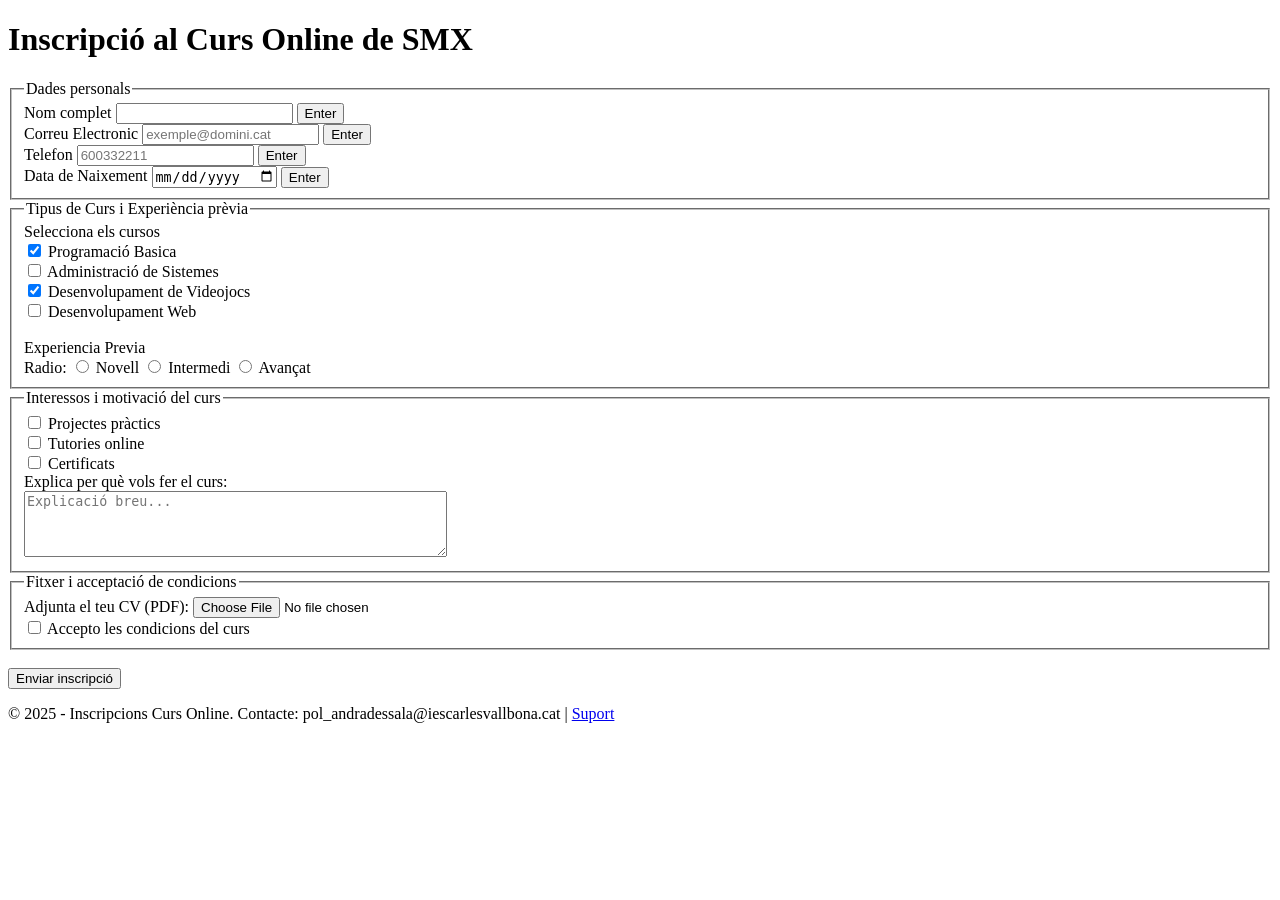
<file: 08-curs-online/Curs_Online.html>
<!DOCTYPE html>
<html lang="ca">
<head>
    <meta charset="UTF-8">
    <meta name="viewport" content="width=device-width, initial-scale=1.0">
    <title>Document</title>
</head>

<header>
    <h1> Inscripció al Curs Online de SMX </h1>
</header>

<main>
    <form action="" method="get"></form>
</main>

<fieldset>

    <legend>Dades personals</legend>
    <label for="Nom">Nom complet</label>
    <input type="Nom" name="Nom" id="Nom">
    <input type="submit" value="Enter">
    <br>
    <label for="Email">Correu Electronic</label>
    <input type="email" id="email" name="correu" placeholder="exemple@domini.cat">    <input type="submit" value="Enter">
    <br>
    <label for="Telefon">Telefon</label>
    <input type="tel" id="telefon" name="telefon" pattern="[6-7]{1}[0-9]{8}" placeholder="600332211">    <input type="submit" value="Enter">
    <br>
    <label for="Data">Data de Naixement</label>
    <input type="date" name="date" id="date">
    <input type="submit" value="Enter">

</fieldset>

<fieldset>
    
    <legend>Tipus de Curs i Experiència prèvia</legend>
    <label for="Curs">Selecciona els cursos</label>
    <br>
    <label><input type="checkbox" name="opcioProgramacióBasica" checked> Programació Basica</label>
    <br>
    <label><input type="checkbox" name="opcioAdministraciódesistemas"> Administració de Sistemes</label>
    <br>
    <label><input type="checkbox" name="opcioDesenvolupamentdeVideojocs" checked> Desenvolupament de Videojocs</label>
    <br>
    <label><input type="checkbox" name="opcioDesenvolupamentWeb"> Desenvolupament Web</label>
    <br>
    <br>
    <label for="Experiencia Previa">Experiencia Previa</label> 
    <br>
    <label for="Radio">Radio:</label>
    <label><input type="radio" name="Experiencia" value="Novell"> Novell</label>
    <label><input type="radio" name="Experiencia" value="Intermedi"> Intermedi</label>
    <label><input type="radio" name="Experiencia" value="Avançat"> Avançat</label>

    


</fieldset>

<fieldset>

    <legend>Interessos i motivació del curs</legend>
    <input type="checkbox" name="interessos" value="projectes" /> Projectes pràctics
        </label>
        <br />
        <label>
            <input type="checkbox" name="interessos" value="tutories" /> Tutories online
        </label>
        <br />
        <label>
        <input type="checkbox" name="interessos" value="certificats" /> Certificats
        </label>
        <br />
        <label>
        Explica per què vols fer el curs:
        <br />
        <textarea name="motivacio" required minlength="20" maxlength="200" rows="4" cols="50" placeholder="Explicació breu..."></textarea>
        </label>
        <br />
        <label>
</fieldset>


<fieldset>
    <legend>Fitxer i acceptació de condicions</legend>
Adjunta el teu CV (PDF):
                    <input type="file" name="cv" accept=".pdf" required />
                </label>
                <br />
                <label>
                    <input type="checkbox" name="acceptar" required /> Accepto les condicions del curs
                </label>
            </fieldset>

            
            <br />
            <button type="submit">Enviar inscripció</button>
        </form>
    </main>

</fieldset>

<footer>
        <p>&copy; 2025 - Inscripcions Curs Online. Contacte: pol_andradessala@iescarlesvallbona.cat | <a href="#">Suport</a></p>
    </footer>
</body>
</html>
</file>
<file: 01_Basics_css/main.css>
/* ============================================
    EXERCICI 1 CSS - Selectors Bàsics
============================================ */

/* 1. Selector etiqueta - Estils generals*/
html{
    font-size: 16px;
}
body{
    background-color: #eeeeee;
    color: #333333;
    font-family: Arial;
    line-height: 1.6;
}
section{
    background-color: bisque;
}

/* 2. Selector múltiple */
h1{
    font-family: serif;
    color: #1a5490;
    letter-spacing: 1px;
    background-color: #e1ada7;
}
h2{
    font-family: serif;
    color: #1a5490;
    letter-spacing: 1px;
    background-color: #e1ada7;
}
h3{
    font-family: serif;
    color: #1a5490;
    letter-spacing: 1px;
    background-color: #e1ada7;
}
header, nav, aside, footer{
    background-color: rgba(238, 202, 183,0.4 )
}
/* 3. Selector d'etiqueta - Estils específics */
    h1{
        font-size: 2.5rem;
        font-family: uppercase;
        text-align: center;
    }

    h2{
        font-size: 2rem;
        font-style: bold;
    }

    h3{
        font-size: 1.5rem;
        font-style: italic;
    }
    p{
        word-spacing: 2px;
        text-align: justify;
    }
    a{
        background-color: #eeeeee;
        color: #3498db;
        text-decoration: none;
        font-weight: bold;
    }
/* 4. Selector de classe */
    .important {
        color: #c0392b;
        font-weight: bold;
        text-decoration: underline;
    }
    .destacat{
        font-size: 1.5rem;
        text-align: center;
    }
/* 5. Selector ID */
#principal {
    color: #27ae60;
    font-size: 1.3rem;
    font-weight: bold;
    text-transform: capitalize;
}
#contacte{
    font-size: 0.9rem;
    font-style: italic;
    color: #7f8c8d;
}
</file>
<file: 02_modelcaixa_css/main.css>
/* =============================================================================
  EXERCICI 10: Layout de Targetes amb Espaiats Controlats
   ============================================================================= */

/*
OBJECTIU: Dominar l'espaiament amb margin i padding en layouts realistes
CONCEPTES: Espaiat consistent, jerarquia visual, composició de pàgina
*/

* {
  margin: 0;
  padding: 0;
  box-sizing: border-box;
}

body {
  background-color: #f5f5f5;
  font-family: 'Helvetica Neue', Arial, sans-serif;
  line-height: 1.6;
  color: #333333;
}

/* Contenidor de pàgina - controla l'amplada màxima i centra */
#pagina {
  max-width: 900px;
  margin: 1rem auto; /* Centra horitzontalment */
  box-shadow: 0 0 20px 5px rgba(0, 0, 0, 0.1);
}

/* Capçalera */
header {
  background-color: #2c3e50;
  padding: 0.5rem;
  text-align: center;
}


h1 {
  font-size: 2.5rem;
  color: #ecf0f1;
}

/* Contingut principal */
main {
  margin: 1.5rem;
}

/* Secció de projectes */
h2 {
  padding: 0.5rem;
  color: #2c3e50;
  margin-bottom: 1.5rem;
  padding-bottom: 0.5rem;
  border-bottom: 2px solid #3498db;
  text-align: center;
  font-size: 2rem;
}

/* Targeta de projecte */
.projecte {
  background-color: #ffffff;
  padding: 1.5rem;
  margin-bottom: 0.5rem;
  border-radius: 1rem;
  border: 2px solid #e0e0e0;
  box-shadow: 0 2px 8px rgba(0, 0, 0, 0.1);
  transition: transform 0.3s ease, box-shadow 0.3s ease;
}


h3 {
  font-size: 1.5rem;
  color: #2c3e50;
  margin-bottom: 0.5rem;
}

/* Botó "Veure més" */
.boto-veure {
  margin-top: 1rem;
  background-color: #3498db;
  color: #ffffff;
  border: 2px solid #2980b9;
  padding: 0.5rem;
  font-size: 1rem;
  border-radius: 6px;
  cursor: pointer;
  transition: background-color 0.3s ease, transform 0.2s ease;
}

/* Peu de pàgina */
footer {
  background-color: #2c3e50;
  padding: 2rem;
  text-align: center;
  border-top: 2px solid #ffffff;
  color: #ffffff;
}


#boto-unic {
  background-color: #333333 ;
  box-shadow: 10px ;
  color: #ffffff;
  border: 2px solid #333333;
  padding: 10px;
  margin: 20px;
  font-size: 1rem;
  border-radius: 6px;
  cursor: pointer;
  transition: all 0.3s ease;
}
</file>
<file: 04_heroweb_css/main.css>
/* ============================================
RESET I BASE
============================================ */
* {
  margin: 0;
  padding: 0;
  box-sizing: border-box;
}

html {
  font-size: 16px;
  scroll-behavior: smooth;
}

body {
  font-family: 'Segoe UI', Tahoma, Geneva, Verdana, sans-serif;
  color: #1a202c;
  line-height: 1.6;
  background-color: #f7fafc;
}
img{
  max-width: 100%;
  display: inline-block;
}

/* ============================================
MENÚ NAVIGATION STICKY
============================================ */
header{
position: fixed;
top: 0;
width: 100%;
}

header nav{
  max-width: 700px;
  margin: 0 auto;
}

header nav a{
  text-decoration: none;
  color: white;
}

header nav a img{
  width: 3rem;
  filter: invert(100%);
  vertical-align: bottom;
}

.logo span{
  font-size: 2.5rem;
}

.nav-menu{
  display: inline-block;
  margin-left: 2rem;
}

.nav-menu li{
  list-style: none;
  display: inline-block;
  padding: 0 0.25rem;
}

.nav-menu li a{
  text-decoration: none;
  border: solid 1px white;
  padding: 0.5rem;
  color: white;
  border-radius: 4px;
}


/* ============================================
HERO SECTION AMB PARALLAX
============================================ */

.hero {
  height: 90vh;
  background-image: url(hero-section.webp);
  background-size: cover;
  background-repeat: no-repeat;
  background-position: center;
  background-attachment: fixed;
}
.hero-content{
  max-width: 600px;
  margin: 0 auto;
  text-align: center;
  color: whitesmoke;
  box-shadow: 1px solid black;
  padding-top: 15rem;
  font-size: 100%;
}
.hero-content h1{
  font-size: 4rem;
  font-weight: bold;
}

.hero-content p{
  font-size: 1.3rem;
  margin-top: 2rem;
  margin-bottom: 4rem;

}
.btn-glass{
  border-radius: 2rem;
  color: white;
  padding: 1.5rem;
  background: rgba(255, 255, 255, 0.2);
  backdrop-filter: blur(3px);
  font-size: 1.5rem;
  text-decoration: none;
}
/* ============================================
SECCIÓ DESTINACIONS POPULARS
============================================ */

.section-title{
text-align: center;
margin-top: 0.1rem;
margin-bottom: 2rem;
}
.section-title h2{
  font-size: 2.5rem;
  margin: 0.3rem;
}

.section-description{
  margin: 1rem;
  margin-top: 0;
  margin-bottom: 2rem;
  text-align: center;
  color: #4a5568;
}

.travel-card {
  display: inline-block;
  width: 29%;
  margin: 2%;
  text-align: left;
  border: 12px;
  background: #ffffff;
  border-radius: 16px;
  margin-bottom: 30px;
  box-shadow: 0 2px 8px;
  padding-bottom: 1rem;
}

.travel-card h3{
  margin-top: 1rem;
  margin-bottom: 1rem;
  font-size: 2rem;
}
.travel-card img{
  width: 100%;
  border-top-left-radius: 16px;
  border-top-right-radius: 16px;
}
.card-container{
  padding: 1rem;
}
.card-content{
  padding: 1rem;

}
.article{
  display: inline-block;
  text-align: center;
  border: 12px;
  margin-bottom: 30px;
  border-radius: 16px;
  border: 12px;
}

.card-price{
  color: #1abc9c;
  font-size: 1.5rem;
  font-weight: 900;
  margin-bottom: 1rem;
  margin-top: 1rem;
}

.btn-card{
  background-color: #3498db;
  text-decoration: none;
  padding: 0.75rem 1.5rem;
  color: #ffffff;
  border-radius: 10%;
  font-size: 1rem;
  text-align: center;

}


/* ============================================
OFERTES DESTACADES
============================================ */

.featured-card{
  display: inline-block;
  width: 22%;
  margin: 1%;
  text-align: left;
  border: 12px;
  background: #ffffff;
  border-radius: 5%;
  margin-bottom: 30px;
  box-shadow: 0 2px 8px;
  padding-bottom: 1rem;
}

.featured-badge{
  text-align: center;
  background-color: #e74c3c ;
  color: white;
  border-top-left-radius: 10px;
  border-top-right-radius: 10px;
  padding: 0.5rem;
  font-size: 1rem;
  text-decoration: solid;
  text-transform: uppercase;
  font-weight: bold;
  
}
.featured-content{
  padding: 2rem;
}
.featured-price{
  color: #c0392b;
  text-decoration: line-through;
  font-weight: 900;
  font-size: 0.75rem;
  padding-top: 0.5rem;
  padding-bottom: 0.5rem;
}
.featured-price-new{
  color: #1abc9c;
  font-size: 150%;
}

/* ============================================
FOOTER
============================================ */

footer {
  text-align: center;
  margin-top: 3rem;
  padding-top: 1rem;
  padding-bottom: 1rem;
  background: linear-gradient(135deg, #1a202c, #2d3748);
}
footer p{
  margin-top: 0.5rem;
  color: #f7fafc;
  font-size: 13.5px;
}
footer h3{
  color: #1abc9c;
  font-size: 35px;
}
</file>
